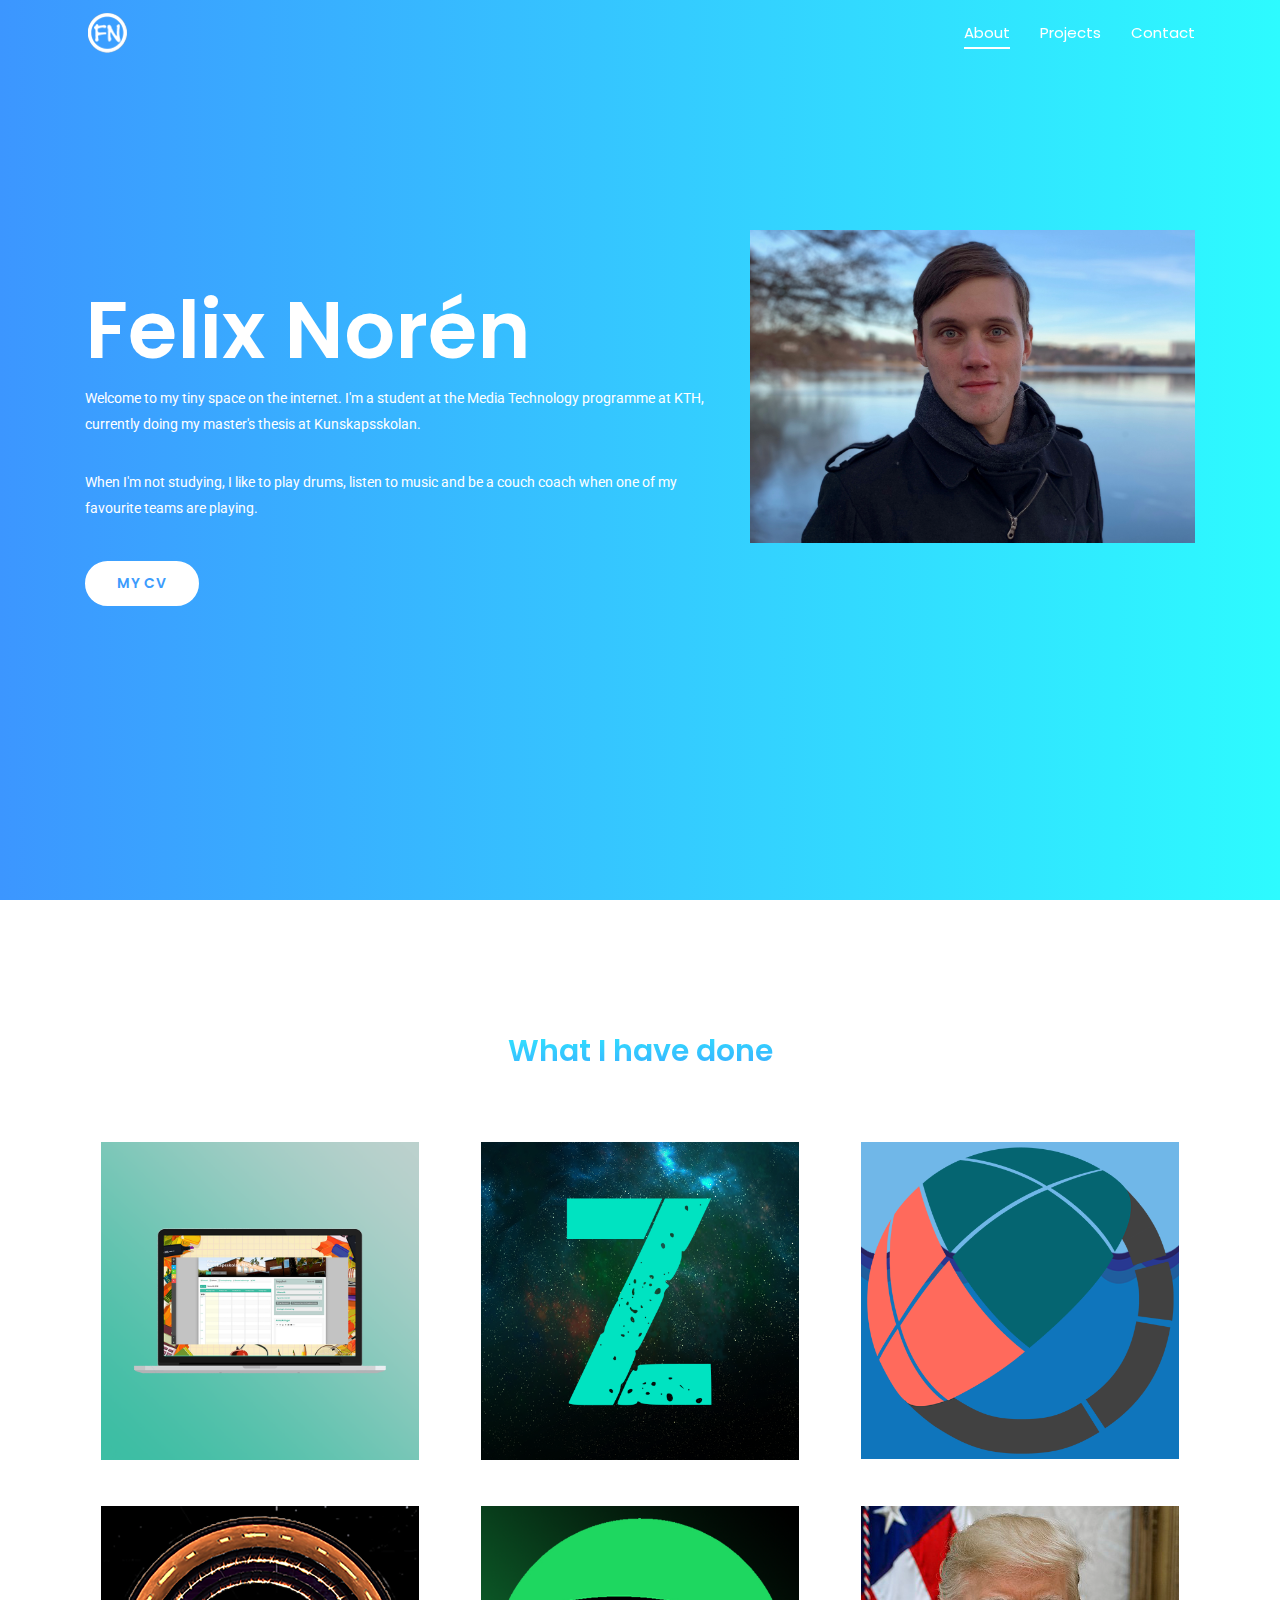
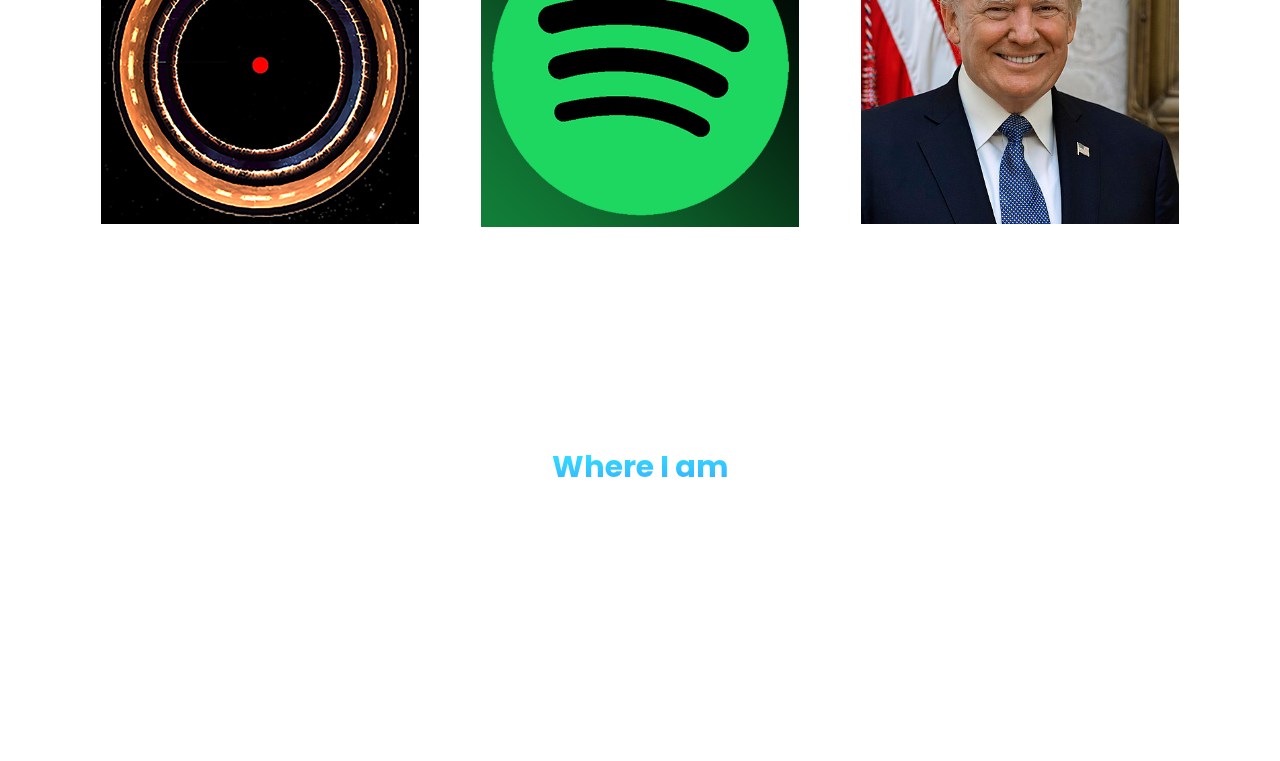
<file: index.html>
<!DOCTYPE html>
<html lang="en">
  <head>
    <!-- Required meta tags -->
    <meta charset="utf-8">
    <meta name="viewport" content="width=device-width, initial-scale=1, shrink-to-fit=no">
    <meta name="keywords" content="Bootstrap, Landing page, Template, Registration, Landing">
    <meta name="viewport" content="width=device-width, initial-scale=1, maximum-scale=1">
    <meta name="author" content="Grayrids">
    <title>Felix Norén</title>

    <!--Favicon-->
    <link rel="shortcut icon" type="image/png" href="img/favicon.png"/>

    <!-- Bootstrap CSS -->
    <link rel="stylesheet" href="css/bootstrap.min.css">
    <link rel="stylesheet" href="css/line-icons.css">
    <link rel="stylesheet" href="css/owl.carousel.css">
    <link rel="stylesheet" href="css/owl.theme.css">
    <link rel="stylesheet" href="css/animate.css">
    <link rel="stylesheet" href="css/magnific-popup.css">
    <link rel="stylesheet" href="css/nivo-lightbox.css">
    <link rel="stylesheet" href="css/main.css">    
    <link rel="stylesheet" href="css/responsive.css">

  </head>
  
  <body>

    <!-- Header Section Start -->
    <header id="home" class="hero-area">    
      <div class="overlay"></div>
      <nav class="navbar navbar-expand-md bg-inverse fixed-top scrolling-navbar">
        <div class="container">
          <a href="index.html" class="navbar-brand"><img src="img/logo2.png"></a>       
          <button class="navbar-toggler" type="button" data-toggle="collapse" data-target="#navbarCollapse" aria-controls="navbarCollapse" aria-expanded="false" aria-label="Toggle navigation">
            <i class="lni-menu"></i>
          </button>
          <div class="collapse navbar-collapse" id="navbarCollapse">
            <ul class="navbar-nav mr-auto w-100 justify-content-end">
              <li class="nav-item">
                <a class="nav-link page-scroll" href="#home">About</a>
              </li>  
              <li class="nav-item">
                <a class="nav-link page-scroll" href="#projects">Projects</a>
              </li>                            
              <li class="nav-item">
                <a class="nav-link page-scroll" href="#contact">Contact</a>
              </li>       
            </ul>
          </div>
        </div>
      </nav>  
      <div class="container">      
        <div class="row space-100">
          <div class="col-lg-7 col-md-12 col-xs-12">
            <div class="contents">
              <h2 class="head-title">Felix Norén</h2>
              <p>Welcome to my tiny space on the internet. I'm a student at the Media Technology programme at KTH, currently doing my master's thesis at Kunskapsskolan.</p>
              <p class="space">When I'm not studying, I like to play drums, listen to music and be a couch coach when one of my favourite teams are playing.</p>
              <div class="header-button">
                <a href="cv.pdf" class="btn btn-border-filled">My CV</a>
              </div>
            </div>
          </div>
          <div class="col-lg-5 col-md-12 col-xs-12">
            <div class="intro-img">
              <img src="img/portait.jpg" alt="">
            </div>            
          </div>
        </div> 
      </div>             
    </header>
    <!-- Header Section End -->

    <!-- project section Start -->
    <section id="projects" class="section">
      <div class="container">
        <div class="section-header">   
          <p class="btn btn-subtitle wow fadeInDown" data-wow-delay="0.2s">Projects</p>       
          <h2 class="section-title">What I have done</h2>
        </div>
        <div class="row">
          <div class="col-lg-4 col-md-6 col-xs-12">
            <a class="nav-link page-scroll" href="#details">
            <div class="single-project" box="smartlog">
              <div class="project-thumb">
                <img src="img/project/smartlog.png" alt="">
              </div>
              <div class="project-details">
                <h4 class="project-title">Smartlog</h4>
                <p>December 2018</p>
              </div>
            </div></a>
          </div>
          <div class="col-lg-4 col-md-6 col-xs-12">
              <a class="nav-link page-scroll" href="#details">
              <div class="single-project" box="zephyrus">
              <div class="project-thumb">
                <img src="img/project/zephyrus.png" alt="">
              </div>
              <div class="project-details">
                  <h4 class="project-title">Zephyrus</h4>
                  <p>December 2018</p>
              </div>
            </div></a>
          </div>
          <div class="col-lg-4 col-md-6 col-xs-12">
              <a class="nav-link page-scroll" href="#details">
              <div class="single-project" box="missionemission">
              <div class="project-thumb">
                <img src="img/project/missionemission.png" alt="">
              </div>
              <div class="project-details">
                <div class="project-inner">                  
                  <h4 class="project-title">Mission Emission</h4>
                  <p>March 2018</p>
                </div>
              </div>
            </div></a>
          </div>
          <div class="col-lg-4 col-md-6 col-xs-12">
              <a class="nav-link page-scroll" href="#details">
                <div class="single-project" box="univrse">
                <div class="project-thumb">
                  <img src="img/project/univrse.png" alt="">
                </div>
                <div class="project-details">
                  <div class="project-inner">
                    <h4 class="project-title">UniVRse</h4>
                    <p>January 2018</p>
                  </div>
                </div>
              </div></a>
            </div>
          <div class="col-lg-4 col-md-6 col-xs-12">
              <a class="nav-link page-scroll" href="#details">
                <div class="single-project" box="spotify">
              <div class="project-thumb">
                <img src="img/project/spotify.png" alt="">
              </div>
              <div class="project-details">
                <h4 class="project-title">Spotify Groups</h4>
                <p>October 2017</p>
              </div>
            </div></a>
          </div>
          <div class="col-lg-4 col-md-6 col-xs-12">
              <a class="nav-link page-scroll" href="#details">
              <div class="single-project" box="trump">              
              <div class="project-thumb">
                <img src="img/project/trump.jpg" alt="">
              </div>
              <div class="project-details">
                <h4 class="project-title">Trump or Dump</h4>
                <p>March 2017</p>
              </div>
            </div></a>
          </div>
        </div>
      </div>
    </section>


    <!-- project section End -->
    <section id="details">
      <div class="container">
        <div class="row">
          <div class="col-lg-12">
            <div id="smartlog" class="more-details">
              <div class="section-header">
                  <h2 class="section-title">Smartlog</h2>
                  <a href="https://felixnoren.com" class="btn btn-common" target="_blank">View the project</a>
              </div>
              <div class="row">
                  <p>Smartlog is a project made in collaboreation with Kunskapsskolan where me and my group created a recomendation system for learning stratigies. The high fidelity prototype is built in Laravel combined with React. I was a part of the frontend team and was responsible for deployment.</p>
                      
                  </div>
              </div>
              
          </div>


          <div id="zephyrus" class="more-details">
            <div class="section-header">
                <h2 class="section-title">Zephyrus</h2>
                <a href="https://fnoren17.github.io/ZephyrusWeb/" class="btn btn-common" target="_blank">View the project</a>
            </div>
            <div class="row">
                <p>Zephyrus is a first step towards a new RPG game on mobile phones. The game is about exploring the planets of the solar system and make combats with different enemies on different planets.</p>
                <p>My role in the project was to create the website and be the UX/UI desigener</p>
                    
                </div>
            </div>
        </div>

<div id="missionemission" class="more-details">
        <div class="section-header">
            <h2 class="section-title">Mission Emission</h2>
            <a href="https://fnoren17.github.io/infovis18/" class="btn btn-common" target="_blank">View the visualization</a>
            <a href="https://github.com/fnoren17/infovis18" class="btn btn-common" target="_blank">View it on Github</a>
        </div>
        <div class="embed-responsive embed-responsive-16by9">
          <iframe src="https://drive.google.com/file/d/1DxvBZmVOeMSn19DB6YYvffAmQ6iYD3Af/preview"></iframe>
        </div>        

        <div class="row">
            <p>In this project, CO<sub>2</sub> emissions that stem from nautical exports from Brazil in 2014 are visualized. The user can explore where the exports are shipped and which countries import what products from Brazil. Most importantly, the visualization displays how much carbon dioxide is emitted for each of the product categories.</p>
                
            </div>
        </div>
        
    <div id="univrse" class="more-details">
      <div class="section-header">
          <h2 class="section-title">UniVRse</h2>
          <div class="embed-responsive embed-responsive-16by9">
            <iframe class="embed-responsive-item" src="https://drive.google.com/file/d/1n_AgBUfXWZzdrXyPNmazps7hNAHGIyzT/preview" allowfullscreen></iframe>
          </div>
         <!-- <a href="https://drive.google.com/file/d/1n_AgBUfXWZzdrXyPNmazps7hNAHGIyzT/preview" class="btn btn-common" target="_blank">Watch the trailer</a>-->
      </div>
      <div class="row">
          <p>This was used in a study where we evaluated controller based steering or head movement based steering of the ship that is the best considering efficiency and effectiveness in a VR environment. Using the head to steer was better regarding these two things and it caused less motion sickness than steering with the controller.</p>
              
          </div>
      </div>
      
          
  <div id="spotify" class="more-details">
    <div class="section-header">
        <h2 class="section-title">Spotify Groups</h2>
        <div class="embed-responsive embed-responsive-16by9">
          <iframe class="embed-responsive-item" src="https://drive.google.com/file/d/0B-VclfSgEPNDX3p6VGoydHpmT3M/preview" allowfullscreen></iframe>
        </div>
        <!--<a href="https://drive.google.com/file/d/0B-VclfSgEPNDX3p6VGoydHpmT3M/view" class="btn btn-common" target="_blank">Watch the trailer</a>-->
    </div>
    <div class="row">
        <p>In this project, the goal was to make a high fidelity prototype, and not a fully functional product. We decided to add a group feature to Spotify, where you can share your music in a more private way. We also added a party function, where you can add songs to the play queue without being the one who actually plays the music. The prototype is made with JustInMind.</p>
            
        </div>
    </div>
    

<div id="trump" class="more-details">
  <div class="section-header">
      <h2 class="section-title">Trump or Dump</h2>
      <a href="https://fnoren17.github.io/trumpordump/#/start" class="btn btn-common" target="_blank">Try the game</a>
      <a href="https://github.com/fnoren17/trumpordump" class="btn btn-common" target="_blank">View it on Github</a>
  </div>
  <div class="row">

      <p>This project is coded in HTML and JavaScript. We created a Markov-chain and made a game where the player should guess if a tweet from Donald Trump is a real tweet or a creation of our Markov-chain (which takes parts multiple real tweets and mix it into one).</p>
          
      </div>
  </div>
  
</div>
          </div>
        </div>
      </div>
    </section>


    <!-- Services Section Start -->
    <section id="contact" class="section">
      <div class="container">
        <div class="section-header">   
          <p class="btn btn-subtitle wow fadeInDown" data-wow-delay="0.2s">Contact</p>       
          <h2 class="section-title">Where I am</h2>
        </div>
        <div class="row">
          <div class="col-lg-4 col-md-6 col-xs-12">
            <a href="mailto:fnoren17@gmail.com" class="black">
              <div class="services-item wow fadeInDown" data-wow-delay="0.2s">
                <div class="icon">
                  <i class="lni-envelope"></i>
                </div>
                <h4>  fnoren17@gmail.com </h4>
              </div>
            </a>
          </div>
          <div class="col-lg-4 col-md-6 col-xs-12">
            <a href="https://www.linkedin.com/in/felixnoren/" target="_blank">
              <div class="services-item wow fadeInDown" data-wow-delay="0.4s">
                <div class="icon">
                  <i class="lni-linkedin"></i>
                </div>
                <h4>/in/felixnoren</h4>
              </div>
            </a>
          </div>
          <div class="col-lg-4 col-md-6 col-xs-12">
            <a href="https://github.com/fnoren17" target="_blank">
              <div class="services-item wow fadeInDown" data-wow-delay="0.6s">
                <div class="icon">
                  <i class="lni-github"></i>
                </div>
                <h4>/fnoren17</h4>
              </div>
            </a>
          </div>
      </div>
    </section>


 
    <a href="#" class="back-to-top">
      <i class="lni-chevron-up"></i>
    </a> 

    <!-- Preloader -->
    <div id="preloader">
      <div class="loader" id="loader-1"></div>
    </div>
    <!-- End Preloader -->

    <!-- jQuery first, then Tether, then Bootstrap JS. -->
    <script src="js/jquery-min.js"></script>
    <script src="js/popper.min.js"></script>
    <script src="js/bootstrap.min.js"></script>
    <script src="js/owl.carousel.js"></script> 
    <script src="js/jquery.mixitup.js"></script>       
    <script src="js/jquery.nav.js"></script>    
    <script src="js/scrolling-nav.js"></script>    
    <script src="js/jquery.easing.min.js"></script>     
    <script src="js/wow.js"></script>   
    <script src="js/jquery.counterup.min.js"></script>     
    <script src="js/nivo-lightbox.js"></script>     
    <script src="js/jquery.magnific-popup.min.js"></script>     
    <script src="js/waypoints.min.js"></script>     
    <script src="js/form-validator.min.js"></script>
    <script src="js/contact-form-script.js"></script>   
    <script src="js/main.js"></script>
    <script src="js/showdiv.js"></script>
  </body>
</html>
</file>
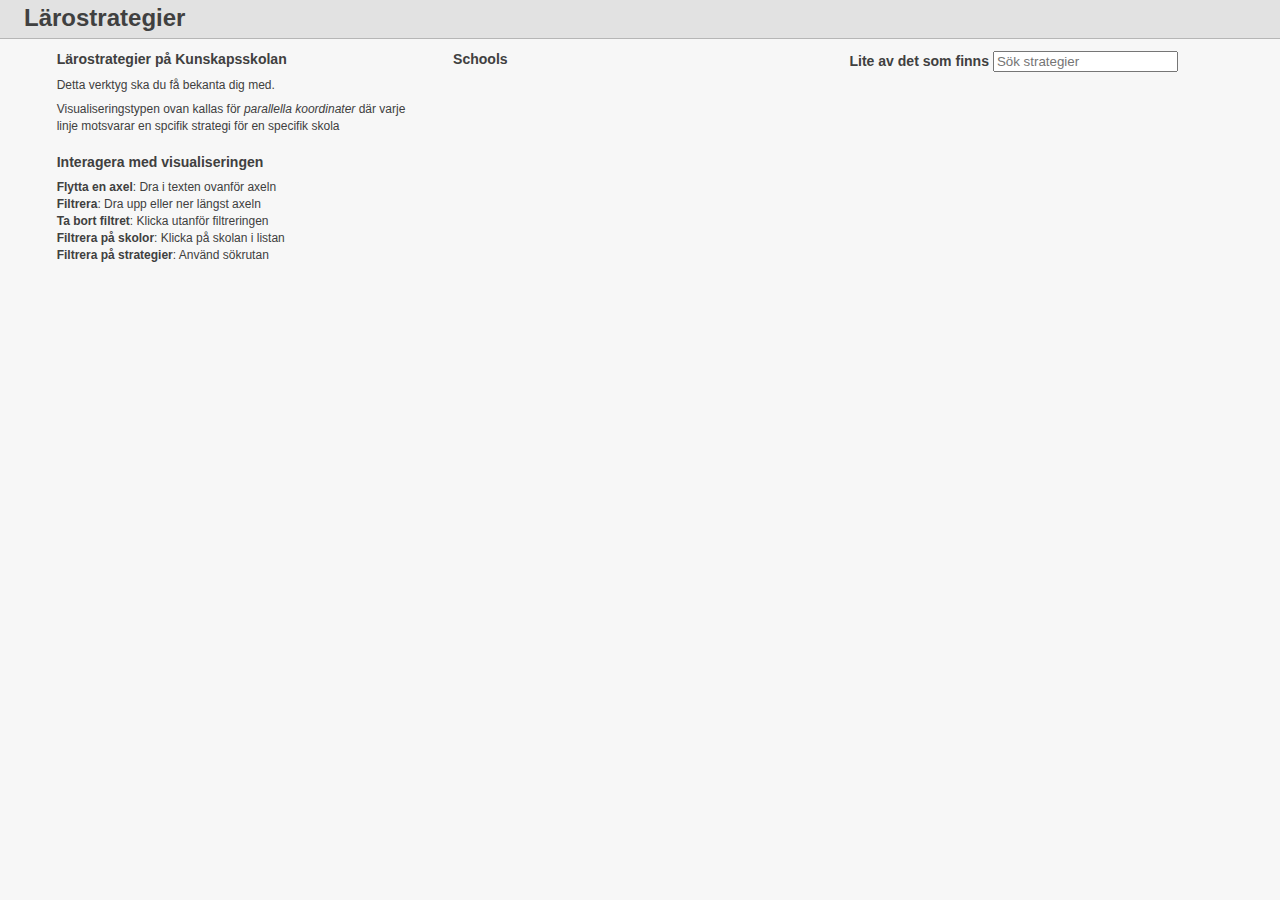
<file: exjobb/index.html>
<!DOCTYPE html>
<html>
  <head>
    <meta http-equiv="Content-Type" content="text/html;charset=utf-8"/>
    <title>Strategies Explorer</title>
    <link rel="stylesheet" type="text/css" href="style.css" />
  </head>
  <body>
  <div id="header">
    <h1>Lärostrategier</h1>
    <div class="controls">
      <!-- <strong id="rendered-count"></strong>/<strong id="selected-count"></strong><strong id="data-count"></strong> -->
      <!-- <div class="fillbar"><div id="selected-bar"><div id="rendered-bar">&nbsp;</div></div></div> -->
      <!-- <span class="settings">
        <button id="hide-ticks">Hide Ticks</button>
        <button id="show-ticks" disabled="disabled">Show Ticks</button>
        <button id="dark-theme">Dark</button>
        <button id="light-theme" disabled="disabled">Light</button>
      </span> -->
    </div>
    <div style="clear:both;"></div>
  </div>
  <div id="chart">
    <canvas id="background"></canvas>
    <canvas id="foreground"></canvas>
    <canvas id="highlight"></canvas>
    <svg></svg>
  </div>
  <div id="wrap">
    <div class="third" id="controls">
      <div class="bright">
        <h3>Lärostrategier på Kunskapsskolan</h3>
        <p>
          Detta verktyg ska du få bekanta dig med.
        </p>
        <p>
          Visualiseringstypen ovan kallas för <i>parallella koordinater</i> där varje linje motsvarar en spcifik strategi för en specifik skola
        </p>
      </div>

      <div class="little-box">
        <h3>Interagera med visualiseringen</h3>
        <p>
          <strong>Flytta en axel</strong>: Dra i texten ovanför axeln<br/>
          <strong>Filtrera</strong>: Dra upp eller ner längst axeln<br/>
          <strong>Ta bort filtret</strong>: Klicka utanför filtreringen<br/>
          <strong>Filtrera på skolor</strong>: Klicka på skolan i listan<br/>
          <strong>Filtrera på strategier</strong>: Använd sökrutan
        </p>
      </div>
      <!-- <div class="little-box">
        <h3>Credits &amp; License</h3>
          <p>
          Adapted from examples by<br/>
          <a href="http://bl.ocks.org/1341021">Mike Bostock</a> and <a href="http://bl.ocks.org/1341281">Jason Davies</a><br/>
          </p>
          <p>
            Copyright &copy; 2012, Kai Chang<br/>
            All rights reserved. Released under the <a href="http://opensource.org/licenses/bsd-3-clause">BSD License</a>.
          </p>
        </p>
      </div> -->
    </div>
    <div  class="third">
      <small>
        <!--Last rendered <strong id="render-speed"></strong> lines-->
      </small>
      <h3>Schools</h3>
      <p id="legend">
      </p>
    </div>
    <div class="third">
      <h3>Lite av det som finns <input type="text" id="search" placeholder="Sök strategier"></input></h3>
      <p id="food-list">
      </p>
    </div>
  </div>
  </body>
  <script src='https://d3js.org/d3.v2.min.js'></script>
  <script src="https://underscorejs.org/underscore.js"></script>
  <script src="parallell.js"></script>
</html>
</file>
<file: css/responsive.css>
@media (min-width: 768px) and (max-width: 1024px) {
  .section {
    padding: 60px 0 45px;
  }
  .section-header .section-title {
    font-size: 22px;
  }
  .block-title {
    font-size: 16px;
  }
  #hero-area .contents {
    padding: 90px 0 20px;
  }
  .hero-area-2 .contents h2 {
    font-size: 30px;
    line-height: 36px;
  }
  .btn-trial {
    padding: 5px 9px;
    margin-left: 18px;
    font-size: 13px;
    text-transform: capitalize;
    margin-top: 5px;
  }
  .intro-img {
    padding: 90px 0;
  }
  .contents .head-title {
    font-size: 30px !important;
    line-height: 42px;
  }
  .navbar-expand-md .navbar-nav .nav-link {
    padding: 12px 5px;
    font-size: 13px;
    margin-left: 15px;
  }
  #carousel-area .carousel-item .carousel-caption h2 {
    font-size: 22px;
  }
  #carousel-area .carousel-agency .carousel-caption h2 {
    font-size: 40px;
    line-height: 48px;
  }
  .text-wrapper h3 {
    font-size: 24px;
  }
  #download .download-wrapper {
    padding: 0;
  }
  #download .download-wrapper .download-text h4 {
    font-size: 22px;
  }
  #blog .blog-item-wrapper {
    margin-bottom: 30px;
  }
  #blog .blog-item-text h3 {
    font-size: 14px;
  }
  #download .btn {
    margin: 20px 5px;
  }
  #counter .counter-text h3 {
    font-size: 20px;
  }
  #counter .counter-box {
    padding: 15px 20px;
  }
  #counter .counter-box p {
    font-size: 16px;
  }
  #counter .counter-box p {
    font-size: 14px;
  }
  #counter .counter-box h3 {
    font-size: 40px;
  }
  .back-to-top {
    bottom: 55px;
  }
}

/* only small tablets */
@media (min-width: 768px) and (max-width: 991px) {
  .navbar-brand img {
    width: 80px;
  }
  .navbar-expand-md .navbar-nav .nav-link {
    padding: 8px 5px;
    margin-left: 5px;
  }
  .hero-area .contents {
    padding: 100px 0 20px;
  }
  .hero-area-2 .contents h2 {
    line-height: 42px;
    font-size: 26px;
  }
  .hero-area-2 .contents {
    padding-bottom: 0px;
  }
  .hero-area-2 .intro-img {
    padding: 20px 0px 0px;
  }
  .intro-img {
    padding: 0;
  }
  .btn-trial {
    padding: 4px 8px;
    margin-left: 18px;
    font-size: 12px;
    text-transform: capitalize;
    margin-top: 6px;
  }
  #features-two .img-thumb {
    margin: 30px 0;
  }
  .text-wrapper h3 {
    font-size: 18px;
  }
  .pricing-table .price {
    padding: 15px;
  }
  #download .download-wrapper .download-text h4 {
    font-size: 18px;
  }
  #download .btn {
    margin: 12px 0px 0px 0px;
    padding: 5px 15px;
    font-size: 12px;
  }
  .single-team {
    margin-bottom: 30px;
  }
  .widget {
    margin-top: 30px;
  }
  #counter .counter-box h3 {
    font-size: 40px;
  }
  .contact-info_area {
    margin-top: 15px;
  }
  #about .about-content {
    margin-top: 20px;
  }
  #carousel-screen {
    width: 100% !important;
  }
  .back-to-top {
    bottom: 55px;
  }
}

@media only screen and (max-width: 767px) {
  .section {
    padding: 60px 0 45px;
  }
  .hero-area .contents {
    padding: 100px 0 20px;
  }
  .hero-area .contents h2 {
    font-size: 22px;
    line-height: 30px;
    margin-bottom: 15px;
  }
  .hero-area-2 .contents h2 {
    font-size: 24px;
    line-height: 36px;
  }
  .hero-area-2 .contents {
    padding-bottom: 0px;
  }
  .hero-area-2 .intro-img {
    padding: 20px 0px 0px;
  }
  .hero-area .intro-img {
    padding: 60px 0 0;
  }
  .navbar {
    padding: 0;
  }
  .bg-inverse {
    background: #191c1e;
  }
  .navbar-expand-md .navbar-brand,
  .navbar-expand-md .navbar-toggler {
    margin: 6px 15px;
  }
  .navbar-expand-md .navbar-nav {
    margin-bottom: 10px;
  }
  .navbar-expand-md .navbar-nav .nav-link {
    padding: 10px 0px;
    text-align: left;
    margin-left: 20px;
    margin-right: 20px;
  }
  .btn-trial {
    display: none;
  }
  .hero-area-2 .contents {
    padding: 100px 0 10px;
  }
  .hero-area-2 .contents .btn {
    margin-top: 20px;
  }
  #carousel-area .carousel-item .carousel-caption {
    top: 30%;
  }
  #carousel-area .carousel-item .carousel-caption h2 {
    font-size: 16px;
    line-height: 32px;
  }
  #carousel-area .carousel-agency .carousel-caption h2 {
    line-height: 30px;
  }
  #carousel-area .carousel-item .carousel-caption .btn {
    margin: 8px 5px;
    padding: 7px 16px;
    text-transform: capitalize;
    font-size: 14px;
  }
  .section-header .section-title {
    font-size: 22px;
  }
  #features-two .img-thumb {
    margin: 30px 0;
  }
  .text-wrapper h3 {
    font-size: 18px;
  }
  #blog .blog-item-wrapper {
    margin-bottom: 30px;
  }
  .pricing-tables .pricing-table {
    margin-bottom: 30px;
  }
  .counters .facts-item {
    margin-bottom: 30px;
  }
  .single-team {
    margin-bottom: 30px;
  }
  .single-feature {
    margin-bottom: 30px;
  }
  .widget {
    margin-top: 30px;
  }
  .video-promo .video-promo-content h2 {
    font-size: 20px;
  }
  .controls a {
    padding: 8px 16px;
  }
  .offer-area h2 {
    font-size: 20px;
    line-height: 30px;
  }
  .contact-info_area {
    margin-top: 15px;
  }
  .pricing-table {
    margin-bottom: 30px;
  }
  .text-wrapper {
    margin-bottom: 15px;
  }
  #download {
    padding: 60px 0 30px;
  }
  #download .download-wrapper {
    padding: 50px 0;
  }
  #download .download-wrapper .download-text h4 {
    font-size: 24px;
  }
  #contact h2 {
    font-size: 18px;
  }
  #about .about-content {
    margin-top: 20px;
  }
  #carousel-screen {
    width: 100% !important;
  }
  .back-to-top {
    bottom: 55px;
  }
}

@media (min-width: 320px) and (max-width: 480px) {
  .section {
    padding: 60px 0 45px;
  }
  .section-header {
    margin-bottom: 30px;
  }
  .navbar {
    padding: 0;
  }
  .bg-inverse {
    background: #191c1e;
  }
  .navbar-expand-md .navbar-brand,
  .navbar-expand-md .navbar-toggler {
    margin: 6px 15px;
  }
  .navbar-expand-md .navbar-nav {
    margin-bottom: 10px;
  }
  .navbar-expand-md .navbar-nav .nav-link {
    padding: 10px 0px;
    text-align: left;
    margin-left: 20px;
    margin-right: 20px;
  }
  .btn-trial {
    display: none;
  }
  .section-header .section-title {
    font-size: 20px;
    line-height: 30px;
  }
  .contents .head-title {
    font-size: 20px !important;
    line-height: 30px;
  }
  .hero-area .contents {
    padding: 100px 0 20px;
  }
  .hero-area .contents .btn {
    margin-right: 5px;
    padding: 7px 20px;
    margin-top: 20px;
  }
  .hero-area-2 .contents {
    padding: 100px 0 10px;
  }
  .hero-area-2 .contents .btn {
    margin-top: 20px;
  }
  .intro-img {
    padding: 0;
  }
  #carousel-area .carousel-item .carousel-caption {
    top: 30%;
  }
  #carousel-area .carousel-item .carousel-caption h2 {
    font-size: 15px;
    line-height: 22px;
  }
  #carousel-area .carousel-item .carousel-caption .btn {
    margin: 8px 5px;
    padding: 7px 16px;
    text-transform: capitalize;
    font-size: 14px;
  }
  #carousel-area .carousel-control-next i, #carousel-area .carousel-control-prev i {
    background: transparent !important;
  }
  #carousel-area .carousel-control-next i:hover, #carousel-area .carousel-control-prev i:hover {
    background: transparent !important;
    border: none !important;
  }
  #carousel-area .carousel-control-next i, #carousel-area .carousel-control-prev i {
    color: #fff;
  }
  #carousel-area .carousel-control-prev {
    left: 0%;
  }
  #carousel-area .carousel-control-next {
    right: 0%;
  }
  #features .nav-tabs {
    margin-top: -40px;
  }
  #features .nav .nav-item .nav-link {
    font-size: 12px;
  }
  #features .nav .nav-item .nav-link i {
    font-size: 20px;
  }
  #counter .counter-text h3 {
    font-size: 18px;
  }
  #features-two .img-thumb {
    margin: 30px 0;
  }
  #about .about-content h3 {
    font-size: 22px;
  }
  .text-wrapper h3 {
    font-size: 18px;
  }
  .testimonial-item {
    padding: 10px;
  }
  .text-right {
    text-align: left !important;
  }
  .pricing-tables .pricing-table {
    margin-bottom: 30px;
  }
  .subscribe-form .sub-title h3 {
    font-size: 20px;
  }
  .subscribe-form .form-wrapper .form-control {
    padding: 20px 16px;
    font-size: 14px;
  }
  .subscribe-form .form-wrapper .btn-search {
    width: 115px;
    font-size: 11px;
  }
  #download .download-wrapper {
    padding: 30px 20px;
  }
  #download .download-wrapper h4 {
    font-size: 14px;
  }
  #blog .blog-item-wrapper {
    margin-bottom: 30px;
  }
  #blog .blog-item-text h3 a {
    font-size: 16px;
  }
  #contact .contact-block {
    padding: 30px 15px;
  }
  .single-team {
    margin-bottom: 30px;
  }
  .single-feature {
    margin-bottom: 30px;
  }
  .copyright p {
    line-height: 26px;
  }
  .widget {
    margin-top: 30px;
  }
  .video-promo .video-promo-content h2 {
    font-size: 20px;
  }
  .controls a {
    padding: 8px 16px;
    margin-bottom: 5px;
  }
  .offer-area h2 {
    font-size: 20px;
    line-height: 30px;
  }
  #contact h2 {
    font-size: 18px;
  }
  #about .about-content {
    margin-top: 20px;
  }
  .about-img {
    margin-bottom: 30px;
  }
  .footer-social li {
    margin-right: 8px;
  }
  #carousel-screen {
    width: 100% !important;
  }
  #screenshots {
    padding-bottom: 60px !important;
  }
  .back-to-top {
    bottom: 55px;
  }
}
</file>
<file: exjobb/style.css>
html, body {
    margin: 0;
    width: 100%;
    height: 100%;
    padding: 0;
  }
  body { 
    font-family: Ubuntu, Tahoma, Helvetica, sans-serif;
    font-size: 12px;
    line-height: 1.4em;
    background: #f7f7f7;
    color: #404040;
  }
  body.dark {
    background: #131313;
    color: #e3e3e3;
  }
  a {
    text-decoration: none;
  }
  .dark a {
    color: #5ae;
  }
  #wrap {
    padding: 0 3.5%;
  }
  svg {
    font-family: Ubuntu, Tahoma, Helvetica, sans-serif;
  }
  canvas, svg {
    position: absolute;
    top: 0;
    left: 0;
  }
  #chart {
    position: relative;
  }
  .brush rect.extent {
    fill: rgba(100,100,100,0.15);
    stroke: #fff;
  }
  .dark .brush rect.extent {
    fill: rgba(100,100,100,0.15);
    stroke: #ddd;
  }
  .brush:hover rect.extent {
    stroke: #222;
    stroke-dasharray: 5,5;
  }
  .brush rect.extent:hover {
    stroke-dasharray: none;
  }
  .resize rect {
    fill: none;
  }
  .background {
    fill: none;
  }
  .dark .background {
    fill: none;
  }
  .axis line, .axis path {
    fill: none;
    stroke: #777;
    stroke-width: 1;
  }
  .dark .axis line, .dark .axis path {
    stroke: #777;
  }
  .axis .tick {
    width: 200px;
  }
  .axis text {
    fill: #111;
    text-anchor: right;
    font-size: 11px;
    text-shadow: 0 1px 0 #fff, 1px 0 0 #fff, 0 -1px 0 #fff, -1px 0 0 #fff;
  }
  .axis text.label {
    font-size: 12px;
    cursor: move;
    padding-bottom: 24px;
  }
  .dark .axis text {
    fill: #f2f2f2;
    text-shadow: 0 1px 0 #000, 1px 0 0 #000, 0 -1px 0 #000, -1px 0 0 #000;
  }
  .dark .axis text.label {
    fill: #ddd;
  }
  .quarter, .third, .half {
    float: left;
  }
  .quarter {
    width: 23%;
    margin: 0 1%;
  }
  .third {
    width: 31.3%;
    margin: 0 1%;
  }
  .half {
    width: 48%;
    margin: 0 1%;
  }
  h3 {
    margin: 12px 0 9px;
  }
  h3 small {
    color: #888;
    font-weight: normal;
  }
  p {
    margin: 0.6em 0;
  }
  small {
    line-height: 1.2em;
  }
  button[disabled=disabled] {
    color: #555 !important;
    opacity: 0.4;
  }
  .settings button[disabled=disabled] {
    display: none;
  }
  .dark button[disabled=disabled] {
    opacity: 0.2;
  }
  button#keep-data,
  button#exclude-data {
    font-weight:bold
  }
  button#keep-data:hover {
    color: #080;
  }
  button#exclude-data:hover {
    color: #900;
  }
  #food-list {
    width: 100%;
    height: 460px;
    overflow-x: auto;
    overflow-y: auto;
    white-space: nowrap;
  }
  #legend {
    text-align: left;
    overflow-y: auto;
    border-left: 1px solid rgba(140,140,140,0.5);
  }
  .row {
    cursor: pointer;
  }
  .row:hover {
    font-size: 16px;
    line-height: 1.3em;
  }
  .off {
    color: #999;
  }
  .dark .off {
    color: #555;
  }
  .dark #legend {
    border-left: 1px solid #777;
  }
  .color-block, .color-bar {
    display: inline-block;
    height: 8px;
    width: 8px;
    margin: 1px 4px 1px 0px;
  }
  #rendered-bar,
  #selected-bar {
    width:0%;
    font-weight: bold;
  }
  #rendered-bar {
    background: #888;
    border-right: 1px solid #666;
  }
  #selected-bar {
    background: rgba(160,160,160,0.5);
    border-right: 1px solid #999;
  }
  .fillbar {
    height: 12px;
    line-height: 12px;
    border:1px solid rgba(120,120,120,0.5);
    width: 120px;
    display: inline-block;
  }
  .little-box {
    width: 268px;
    float: left;
  }
  #header {
    border-bottom: 1px solid rgba(100,100,100,0.35);
    background: #e2e2e2;
    padding: 6px 24px 4px;
    line-height: 24px;
  }
  .dark #header {
    background: #040404;
    color: #f3f3f3;
  }
  #header h1 {
    display: inline-block;
    margin: 0px 14px 0 0;
  }
  #header button {
    vertical-align: top;
  }
  .controls {
    float: right;
    height: 24px;
    line-height: 24px;
  }
  
  /* Scrollbars */
  
  ::-webkit-scrollbar {
    width: 10px;
    height: 10px;
  }
   
  ::-webkit-scrollbar-track {
    background: #ddd;
    border-radius: 12px;
  }
   
  ::-webkit-scrollbar-thumb {
    background: #b5b5b5;
    border-radius: 12px;
  }
  .dark ::-webkit-scrollbar-track {
    background: #222;
  }
  .dark ::-webkit-scrollbar-thumb {
    background: #444;
  }
</file>
<file: css/line-icons.css>
@font-face {
  font-family: 'LineIcons';
  src:  url('../fonts/LineIcons.eot?ibaccn');
  src:  url('../fonts/LineIcons.eot?ibaccn#iefix') format('embedded-opentype'),
    url('../fonts/LineIcons.ttf?ibaccn') format('truetype'),
    url('../fonts/LineIcons.woff?ibaccn') format('woff'),
    url('../fonts/LineIcons.svg?ibaccn#LineIcons') format('svg');
  font-weight: normal;
  font-style: normal;
}

[class^="lni-"], [class*=" lni-"] {
  /* use !important to prevent issues with browser extensions that change fonts */
  font-family: 'LineIcons' !important;
  speak: none;
  font-style: normal;
  font-weight: normal;
  font-variant: normal;
  text-transform: none;
  line-height: 1;

  /* Better Font Rendering =========== */
  -webkit-font-smoothing: antialiased;
  -moz-osx-font-smoothing: grayscale;
}

.lni-add-files:before {
  content: "\e900";
}
.lni-agenda:before {
  content: "\e901";
}
.lni-alarm-clock:before {
  content: "\e902";
}
.lni-alarm:before {
  content: "\e903";
}
.lni-amazon:before {
  content: "\e904";
}
.lni-amex:before {
  content: "\e905";
}
.lni-anchor:before {
  content: "\e906";
}
.lni-android:before {
  content: "\e907";
}
.lni-angle-double-down:before {
  content: "\e908";
}
.lni-angle-double-left:before {
  content: "\e909";
}
.lni-angle-double-right:before {
  content: "\e90a";
}
.lni-angle-double-up:before {
  content: "\e90b";
}
.lni-apartment:before {
  content: "\e90c";
}
.lni-apple:before {
  content: "\e90d";
}
.lni-archive:before {
  content: "\e90e";
}
.lni-arrow-down-circle:before {
  content: "\e90f";
}
.lni-arrow-down:before {
  content: "\e910";
}
.lni-arrow-left-circle:before {
  content: "\e911";
}
.lni-arrow-left:before {
  content: "\e912";
}
.lni-arrow-right-circle:before {
  content: "\e913";
}
.lni-arrow-right:before {
  content: "\e914";
}
.lni-arrow-top-left:before {
  content: "\e915";
}
.lni-arrow-top-right:before {
  content: "\e916";
}
.lni-arrow-up-circle:before {
  content: "\e917";
}
.lni-arrow-up:before {
  content: "\e918";
}
.lni-arrows-horizontal:before {
  content: "\e919";
}
.lni-arrows-vertical:before {
  content: "\e91a";
}
.lni-ban:before {
  content: "\e91b";
}
.lni-bar-chart:before {
  content: "\e91c";
}
.lni-basketball:before {
  content: "\e91d";
}
.lni-behance:before {
  content: "\e91e";
}
.lni-bi-cycle:before {
  content: "\e91f";
}
.lni-bitbucket:before {
  content: "\e920";
}
.lni-bitcoin:before {
  content: "\e921";
}
.lni-blackboard:before {
  content: "\e922";
}
.lni-bluetooth:before {
  content: "\e923";
}
.lni-bold:before {
  content: "\e924";
}
.lni-bolt-alt:before {
  content: "\e925";
}
.lni-bolt:before {
  content: "\e926";
}
.lni-book:before {
  content: "\e927";
}
.lni-bookmark-alt:before {
  content: "\e928";
}
.lni-bookmark:before {
  content: "\e929";
}
.lni-briefcase:before {
  content: "\e92a";
}
.lni-brush-alt:before {
  content: "\e92b";
}
.lni-brush:before {
  content: "\e92c";
}
.lni-bubble:before {
  content: "\e92d";
}
.lni-bug:before {
  content: "\e92e";
}
.lni-bulb:before {
  content: "\e92f";
}
.lni-bullhorn:before {
  content: "\e930";
}
.lni-bus:before {
  content: "\e931";
}
.lni-calendar:before {
  content: "\e932";
}
.lni-camera:before {
  content: "\e933";
}
.lni-car:before {
  content: "\e934";
}
.lni-cart-full:before {
  content: "\e935";
}
.lni-cart:before {
  content: "\e936";
}
.lni-check-box:before {
  content: "\e937";
}
.lni-check-mark-circle:before {
  content: "\e938";
}
.lni-chevron-down-circle:before {
  content: "\e939";
}
.lni-chevron-down:before {
  content: "\e93a";
}
.lni-chevron-left-circle:before {
  content: "\e93b";
}
.lni-chevron-left:before {
  content: "\e93c";
}
.lni-chevron-right-circle:before {
  content: "\e93d";
}
.lni-chevron-right:before {
  content: "\e93e";
}
.lni-chevron-up-circle:before {
  content: "\e93f";
}
.lni-chevron-up:before {
  content: "\e940";
}
.lni-chrome:before {
  content: "\e941";
}
.lni-circle-minus:before {
  content: "\e942";
}
.lni-clipboard:before {
  content: "\e943";
}
.lni-close:before {
  content: "\e944";
}
.lni-cloud-check:before {
  content: "\e945";
}
.lni-cloud-download:before {
  content: "\e946";
}
.lni-cloud-sync:before {
  content: "\e947";
}
.lni-cloud-upload:before {
  content: "\e948";
}
.lni-cloud:before {
  content: "\e949";
}
.lni-code:before {
  content: "\e94a";
}
.lni-coffee-cup:before {
  content: "\e94b";
}
.lni-cog:before {
  content: "\e94c";
}
.lni-color-pallet:before {
  content: "\e94d";
}
.lni-comment-reply-alt:before {
  content: "\e94e";
}
.lni-comments-alt:before {
  content: "\e94f";
}
.lni-comments:before {
  content: "\e950";
}
.lni-construction:before {
  content: "\e951";
}
.lni-control-panel:before {
  content: "\e952";
}
.lni-crop:before {
  content: "\e953";
}
.lni-cross-circle:before {
  content: "\e954";
}
.lni-crown:before {
  content: "\e955";
}
.lni-css3:before {
  content: "\e956";
}
.lni-cup:before {
  content: "\e957";
}
.lni-cut:before {
  content: "\e958";
}
.lni-dashboard:before {
  content: "\e959";
}
.lni-database:before {
  content: "\e95a";
}
.lni-dinner:before {
  content: "\e95b";
}
.lni-direction-alt:before {
  content: "\e95c";
}
.lni-direction-ltr:before {
  content: "\e95d";
}
.lni-direction-rtl:before {
  content: "\e95e";
}
.lni-direction:before {
  content: "\e95f";
}
.lni-display:before {
  content: "\e960";
}
.lni-download:before {
  content: "\e961";
}
.lni-drop:before {
  content: "\e962";
}
.lni-dropbox:before {
  content: "\e963";
}
.lni-drupal:before {
  content: "\e964";
}
.lni-emoji-neutral:before {
  content: "\e965";
}
.lni-emoji-sad:before {
  content: "\e966";
}
.lni-emoji-smile:before {
  content: "\e967";
}
.lni-empty-file:before {
  content: "\e968";
}
.lni-enter:before {
  content: "\e969";
}
.lni-envelope:before {
  content: "\e96a";
}
.lni-eraser:before {
  content: "\e96b";
}
.lni-exit-down:before {
  content: "\e96c";
}
.lni-exit-up:before {
  content: "\e96d";
}
.lni-exit:before {
  content: "\e96e";
}
.lni-eye:before {
  content: "\e96f";
}
.lni-facebook-filled:before {
  content: "\e970";
}
.lni-facebook:before {
  content: "\e971";
}
.lni-files:before {
  content: "\e972";
}
.lni-film-play:before {
  content: "\e973";
}
.lni-firefox:before {
  content: "\e974";
}
.lni-flag-alt:before {
  content: "\e975";
}
.lni-flag-cubic:before {
  content: "\e976";
}
.lni-flag:before {
  content: "\e977";
}
.lni-folder:before {
  content: "\e978";
}
.lni-frame-contract:before {
  content: "\e979";
}
.lni-frame-expand:before {
  content: "\e97a";
}
.lni-full-screen:before {
  content: "\e97b";
}
.lni-funnel:before {
  content: "\e97c";
}
.lni-gallery:before {
  content: "\e97d";
}
.lni-game:before {
  content: "\e97e";
}
.lni-gift:before {
  content: "\e97f";
}
.lni-git:before {
  content: "\e980";
}
.lni-github:before {
  content: "\e981";
}
.lni-google-plus:before {
  content: "\e982";
}
.lni-graduation:before {
  content: "\e983";
}
.lni-grid-alt:before {
  content: "\e984";
}
.lni-grid:before {
  content: "\e985";
}
.lni-hammer:before {
  content: "\e986";
}
.lni-hand:before {
  content: "\e987";
}
.lni-harddrive:before {
  content: "\e988";
}
.lni-headphone-alt:before {
  content: "\e989";
}
.lni-headphone:before {
  content: "\e98a";
}
.lni-heart-filled:before {
  content: "\e98b";
}
.lni-heart-pulse:before {
  content: "\e98c";
}
.lni-heart:before {
  content: "\e98d";
}
.lni-help:before {
  content: "\e98e";
}
.lni-highlight-alt:before {
  content: "\e98f";
}
.lni-highlight:before {
  content: "\e990";
}
.lni-hmage:before {
  content: "\e991";
}
.lni-hobile:before {
  content: "\e992";
}
.lni-home:before {
  content: "\e993";
}
.lni-hourglass:before {
  content: "\e994";
}
.lni-html5:before {
  content: "\e995";
}
.lni-inbox:before {
  content: "\e996";
}
.lni-indent-decrease:before {
  content: "\e997";
}
.lni-indent-increase:before {
  content: "\e998";
}
.lni-Infinite:before {
  content: "\e999";
}
.lni-information:before {
  content: "\e99a";
}
.lni-instagram-filled:before {
  content: "\e99b";
}
.lni-instagram:before {
  content: "\e99c";
}
.lni-italic:before {
  content: "\e99d";
}
.lni-joomla:before {
  content: "\e99e";
}
.lni-key:before {
  content: "\e99f";
}
.lni-keyboard:before {
  content: "\e9a0";
}
.lni-laptop-phone:before {
  content: "\e9a1";
}
.lni-laptop:before {
  content: "\e9a2";
}
.lni-layers:before {
  content: "\e9a3";
}
.lni-layout:before {
  content: "\e9a4";
}
.lni-leaf:before {
  content: "\e9a5";
}
.lni-licencse:before {
  content: "\e9a6";
}
.lni-line-dashed:before {
  content: "\e9a7";
}
.lni-line-dotted:before {
  content: "\e9a8";
}
.lni-line-double:before {
  content: "\e9a9";
}
.lni-line-spacing:before {
  content: "\e9aa";
}
.lni-link:before {
  content: "\e9ab";
}
.lni-linkedin-fill:before {
  content: "\e9ac";
}
.lni-linkedin:before {
  content: "\e9ad";
}
.lni-list:before {
  content: "\e9ae";
}
.lni-lock:before {
  content: "\e9af";
}
.lni-magnet:before {
  content: "\e9b0";
}
.lni-magnifier:before {
  content: "\e9b1";
}
.lni-map-marker:before {
  content: "\e9b2";
}
.lni-map:before {
  content: "\e9b3";
}
.lni-mastercard:before {
  content: "\e9b4";
}
.lni-medall-alt:before {
  content: "\e9b5";
}
.lni-medall:before {
  content: "\e9b6";
}
.lni-medium:before {
  content: "\e9b7";
}
.lni-menu-circle:before {
  content: "\e9b8";
}
.lni-menu:before {
  content: "\e9b9";
}
.lni-mic:before {
  content: "\e9ba";
}
.lni-microphone:before {
  content: "\e9bb";
}
.lni-minus:before {
  content: "\e9bc";
}
.lni-mobile:before {
  content: "\e9bd";
}
.lni-more-alt:before {
  content: "\e9be";
}
.lni-more:before {
  content: "\e9bf";
}
.lni-mouse:before {
  content: "\e9c0";
}
.lni-move:before {
  content: "\e9c1";
}
.lni-music:before {
  content: "\e9c2";
}
.lni-notepad:before {
  content: "\e9c3";
}
.lni-package:before {
  content: "\e9c4";
}
.lni-page-break:before {
  content: "\e9c5";
}
.lni-paint-bucket:before {
  content: "\e9c6";
}
.lni-paint-roller:before {
  content: "\e9c7";
}
.lni-paperclip:before {
  content: "\e9c8";
}
.lni-paypal:before {
  content: "\e9c9";
}
.lni-pencil-alt:before {
  content: "\e9ca";
}
.lni-pencil:before {
  content: "\e9cb";
}
.lni-phone-handset:before {
  content: "\e9cc";
}
.lni-phone:before {
  content: "\e9cd";
}
.lni-pie-chart:before {
  content: "\e9ce";
}
.lni-pilcrow:before {
  content: "\e9cf";
}
.lni-pin-alt:before {
  content: "\e9d0";
}
.lni-pin-corner:before {
  content: "\e9d1";
}
.lni-pin:before {
  content: "\e9d2";
}
.lni-pinterest:before {
  content: "\e9d3";
}
.lni-playstore:before {
  content: "\e9d4";
}
.lni-plug:before {
  content: "\e9d5";
}
.lni-plus:before {
  content: "\e9d6";
}
.lni-pointer-down:before {
  content: "\e9d7";
}
.lni-pointer-left:before {
  content: "\e9d8";
}
.lni-pointer-right:before {
  content: "\e9d9";
}
.lni-pointer-up:before {
  content: "\e9da";
}
.lni-pointer:before {
  content: "\e9db";
}
.lni-power-switch:before {
  content: "\e9dc";
}
.lni-printer:before {
  content: "\e9dd";
}
.lni-pulse:before {
  content: "\e9de";
}
.lni-question-circle:before {
  content: "\e9df";
}
.lni-quora:before {
  content: "\e9e0";
}
.lni-reddit:before {
  content: "\e9e1";
}
.lni-reload:before {
  content: "\e9e2";
}
.lni-reply:before {
  content: "\e9e3";
}
.lni-rocket:before {
  content: "\e9e4";
}
.lni-rss-feed:before {
  content: "\e9e5";
}
.lni-ruler-alt:before {
  content: "\e9e6";
}
.lni-ruler-pencil:before {
  content: "\e9e7";
}
.lni-ruler:before {
  content: "\e9e8";
}
.lni-save-alt:before {
  content: "\e9e9";
}
.lni-save:before {
  content: "\e9ea";
}
.lni-search:before {
  content: "\e9eb";
}
.lni-select:before {
  content: "\e9ec";
}
.lni-share-alt:before {
  content: "\e9ed";
}
.lni-share:before {
  content: "\e9ee";
}
.lni-shield:before {
  content: "\e9ef";
}
.lni-shift-left:before {
  content: "\e9f0";
}
.lni-shift-right:before {
  content: "\e9f1";
}
.lni-shortcode:before {
  content: "\e9f2";
}
.lni-signal:before {
  content: "\e9f3";
}
.lni-slice:before {
  content: "\e9f4";
}
.lni-sort-alpha-asc:before {
  content: "\e9f5";
}
.lni-sort-amount-asc:before {
  content: "\e9f6";
}
.lni-soundcloud:before {
  content: "\e9f7";
}
.lni-spellcheck:before {
  content: "\e9f8";
}
.lni-spotify:before {
  content: "\e9f9";
}
.lni-spray:before {
  content: "\e9fa";
}
.lni-stamp:before {
  content: "\e9fb";
}
.lni-star-empty:before {
  content: "\e9fc";
}
.lni-star-filled:before {
  content: "\e9fd";
}
.lni-star-half:before {
  content: "\e9fe";
}
.lni-star:before {
  content: "\e9ff";
}
.lni-stats-down:before {
  content: "\ea00";
}
.lni-stats-up:before {
  content: "\ea01";
}
.lni-strikethrough:before {
  content: "\ea02";
}
.lni-stripe:before {
  content: "\ea03";
}
.lni-support:before {
  content: "\ea04";
}
.lni-tab:before {
  content: "\ea05";
}
.lni-tag:before {
  content: "\ea06";
}
.lni-target:before {
  content: "\ea07";
}
.lni-teabag:before {
  content: "\ea08";
}
.lni-text-align-right:before {
  content: "\ea09";
}
.lni-text-align-center:before {
  content: "\ea0a";
}
.lni-text-align-justify:before {
  content: "\ea0b";
}
.lni-text-align-left:before {
  content: "\ea0c";
}
.lni-text-format-remove:before {
  content: "\ea0d";
}
.lni-text-format:before {
  content: "\ea0e";
}
.lni-text-size:before {
  content: "\ea0f";
}
.lni-thought:before {
  content: "\ea10";
}
.lni-thumbs-down:before {
  content: "\ea11";
}
.lni-thumbs-up:before {
  content: "\ea12";
}
.lni-ticket-alt:before {
  content: "\ea13";
}
.lni-ticket:before {
  content: "\ea14";
}
.lni-timer:before {
  content: "\ea15";
}
.lni-train:before {
  content: "\ea16";
}
.lni-trash:before {
  content: "\ea17";
}
.lni-tshirt:before {
  content: "\ea18";
}
.lni-twitter-filled:before {
  content: "\ea19";
}
.lni-twitter:before {
  content: "\ea1a";
}
.lni-underline:before {
  content: "\ea1b";
}
.lni-unlink:before {
  content: "\ea1c";
}
.lni-unlock:before {
  content: "\ea1d";
}
.lni-upload:before {
  content: "\ea1e";
}
.lni-user:before {
  content: "\ea1f";
}
.lni-users:before {
  content: "\ea20";
}
.lni-vector:before {
  content: "\ea21";
}
.lni-video:before {
  content: "\ea22";
}
.lni-visa:before {
  content: "\ea23";
}
.lni-volume-high:before {
  content: "\ea24";
}
.lni-volume-low:before {
  content: "\ea25";
}
.lni-volume-medium:before {
  content: "\ea26";
}
.lni-volume-mute:before {
  content: "\ea27";
}
.lni-wallet:before {
  content: "\ea28";
}
.lni-warning:before {
  content: "\ea29";
}
.lni-wheelchair:before {
  content: "\ea2a";
}
.lni-wordpress-filled:before {
  content: "\ea2b";
}
.lni-wordpress:before {
  content: "\ea2c";
}
.lni-world-alt:before {
  content: "\ea2d";
}
.lni-world:before {
  content: "\ea2e";
}
.lni-write:before {
  content: "\ea2f";
}
.lni-zip:before {
  content: "\ea30";
}
.lni-zoom-in:before {
  content: "\ea31";
}
.lni-zoom-out:before {
  content: "\ea32";
}
</file>
<file: css/main.css>
/*
Theme Name:       Proton - Bootstrap 4 Template
Author:           UIdeck
Author URI:       http://uideck.com
Text Domain:      UIdeck
Domain Path:      /languages/
*/
/*TABLE OF CONTENT */
/* CORE: */
/* ____Bootstrap */
/* ____Logo */
/* ____Icon */
/* ____Button */
/* ____Section */
/* ____Nav */
/* ____Header */
/* ____Footer */
/* MODULES: */
/* ____Carouse Slider */
/* ____Features */
/* ____Counter */
/* ____Screenshots */
/* ____Team */
/* ____Testimonial */
/* ____Download */
/* ____Subscribe */
/* ____Pricing-table */
/* ____Blog */
/* ____Contact*/
/* ==========================================================================
   IMPORT GOOGLE FONTS
   ========================================================================== */
   @import url("https://fonts.googleapis.com/css?family=Poppins:400,600|Roboto");
   /* ==========================================================================
      GENERAL
      ========================================================================== */
   body {
     font-family: 'Roboto', sans-serif;
     color: #a0a6ad;
     font-size: 14px;
     font-weight: 400;
     background: #fff;
     overflow-x: hidden;
   }
   
   html {
     overflow-x: hidden;
   }
   
   p {
     font-size: 14px;
     color: #a0a6ad;
     line-height: 26px;
     font-family: 'Roboto', sans-serif;
     margin-bottom: 0;
   }
   
   a:hover, a:focus {
     color: #3c9cfd;
   }
   
   a {
     color: #3c9cfd;
     -webkit-transition: all 0.3s ease-in-out;
     -moz-transition: all 0.3s ease-in-out;
     -o-transition: all 0.3s ease-in-out;
     transition: all 0.3s ease-in-out;
   }
   
   h1, h2, h3, h4, h5 {
     font-family: 'Poppins', sans-serif;
     font-size: 40px;
     font-weight: 700;
     color: #191c1e;
   }
   
   ul {
     margin: 0;
     padding: 0;
   }
   
   ul li {
     list-style: none;
   }
   
   a:hover,
   a:focus {
     text-decoration: none;
     outline: none;
   }
   
   a:not([href]):not([tabindex]) {
     color: #fff;
   }
   
   a:not([href]):not([tabindex]):focus, a:not([href]):not([tabindex]):hover {
     color: #fff;
   }
   
   .bg-transparent {
     background: transparent !important;
   }
   
   .bg-defult {
     background: #3c9cfd !important;
   }
   
   .black {
     color: #000000;
   }
   /* ==========================================================================
      Section Title
      ========================================================================== */
   .section {
     padding: 80px 0 65px;
   }
   
   .section-header {
     color: #fff;
     margin-bottom: 50px;
     text-align: center;
     position: relative;
   }
   
   .section-header .section-title {
     font-size: 30px;
     margin-bottom: 20px;
     font-family: 'Poppins', sans-serif;
     font-weight: 600;
     -webkit-background-clip: text;
     -webkit-text-fill-color: transparent;
     background-clip: text;
     -webkit-text-fill-color: transparent;
     background-color: #2dfbff;
     background-image: -webkit-linear-gradient(bottom right, #3c96ff, #2dfbff);
     background-image: -o-linear-gradient(bottom right, #3c96ff, #2dfbff);
     background-image: linear-gradient(to top left, #3c96ff, #2dfbff);
     position: relative;
   }
   
   /* ==========================================================================
      Buttons
      ========================================================================== */
   .btn {
     font-size: 14px;
     padding: 10px 30px;
     border-radius: 30px;
     font-family: 'Poppins', sans-serif;
     letter-spacing: 1px;
     font-weight: 600;
     color: #fff;
     border: none;
     text-transform: uppercase;
     -webkit-transition: all 0.3s ease-in-out;
     -moz-transition: all 0.3s ease-in-out;
     -o-transition: all 0.3s ease-in-out;
     transition: all 0.3s ease-in-out;
     display: inline-block;
   }
   
   .btn:focus,
   .btn:active {
     box-shadow: none;
     outline: none;
   }
   
   .btn-common {
     background-image: -moz-linear-gradient(0deg, #3c96ff 0%, #2dfbff 100%);
     background-image: -webkit-linear-gradient(0deg, #3c96ff 0%, #2dfbff 100%);
     background-image: -ms-linear-gradient(0deg, #3c96ff 0%, #2dfbff 100%);
     position: relative;
     z-index: 1;
   }
   
   .btn-common:hover {
     color: #fff;
     box-shadow: 0px 8px 9px 0px rgba(96, 94, 94, 0.17);
   }
   
   .btn-effect {
     overflow: hidden;
   }
   
   .btn-effect:after {
     content: '';
     position: absolute;
     width: 0;
     height: 100%;
     z-index: 1;
     left: 0;
     top: 0;
     background: rgba(0, 0, 0, 0.1);
     -webkit-transition: all 0.3s ease;
     -moz-transition: all 0.3s ease;
     transition: all 0.3s ease;
   }
   
   .btn-effect:hover:after {
     width: 100%;
   }
   
   .btn-border {
     border-style: solid;
     border-width: 2px;
     cursor: pointer;
     background-color: transparent;
     border-color: #3c9cfd;
     color: #3c9cfd;
   }
   
   .btn-border:hover {
     box-shadow: 0px 8px 9px 0px rgba(96, 94, 94, 0.17);
   }
   
   .btn-border-filled {
     cursor: pointer;
     background-color: #fff;
     border: 2px solid #fff;
     color: #3c9cfd;
   }
   
   .btn-border-filled:hover {
     color: #3c9cfd;
     background-color: #ffffff;
     box-shadow: 0px 8px 9px 0px rgba(96, 94, 94, 0.17);
   }
   
   .btn-lg {
     padding: 14px 33px;
     text-transform: uppercase;
     font-size: 16px;
   }
   
   .btn-rm {
     color: #3c9cfd;
     padding: 10px 0;
     text-transform: capitalize;
     font-size: 16px;
   }
   
   .btn-rm i {
     vertical-align: middle;
   }
   
   .btn-trial {
     background: #fff;
     color: #191c1e;
     padding: 5px 20px;
     margin-left: 30px;
   }
   
   .btn-trial:hover,
   .btn-trial:active,
   .btn-trial:focus {
     color: #3c9cfd;
   }
   
   .btn-apple {
     border-width: 2px;
     border-color: #3c96ff;
     border-style: solid;
     background: linear-gradient(to right, #3c96ff 0%, #2dfbff 100%);
     -webkit-background-clip: text;
     background-clip: text;
     -webkit-text-fill-color: transparent;
     transition: all 0.3s ease-in-out;
     -moz-transition: all 0.3s ease-in-out;
     -webkit-transition: all 0.3s ease-in-out;
     -o-transition: all 0.3s ease-in-out;
   }
   
   .btn-apple i {
     background: linear-gradient(to right, #3c96ff 0%, #2dfbff 100%);
     -webkit-background-clip: text;
     background-clip: text;
     -webkit-text-fill-color: transparent;
   }
   
   .btn-apple:hover,
   .btn-apple:active,
   .btn-apple:focus {
     background: linear-gradient(to right, #3c96ff 0%, #2dfbff 100%) !important;
     -webkit-background-clip: text !important;
     background-clip: text;
     -webkit-text-fill-color: transparent !important;
   }
   
   button:focus {
     outline: none !important;
   }
   
   .btn-border-fill {
     background: #fff;
     border-color: #fff;
     color: #3c9cfd;
   }
   
   .btn-subtitle {
     color: #191c1e;
     font-family: 'Poppins', sans-serif;
     background: #dbecff;
     text-align: center;
     border-radius: 30px;
     padding: 6px 30px;
     text-transform: uppercase;
     font-weight: 700;
     margin-bottom: 20px;
     font-size: 14px;
   }
   
   .clear {
     clear: both;
   }
   
   .mt {
     margin-top: 80px;
   }
   
   .mt-30 {
     margin-top: 30px;
   }
   
   .mb-30 {
     margin-bottom: 30px;
   }
   
   .mb-50 {
     margin-bottom: 50px;
   }
   
   .padding-0 {
     padding: 0;
   }
   
   /* ==========================================================================
      Social Iocns
      ========================================================================== */
   .social-icons {
     margin-bottom: 20px;
   }
   
   .social-icons ul {
     margin: 0;
     padding: 0;
     list-style: none;
   }
   
   .social-icons ul li {
     display: inline;
   }
   
   .social-icons ul li a {
     display: inline-block;
     margin-left: 5px;
     margin-right: 5px;
     margin-bottom: 15px;
     border-radius: 4px;
     border: 1px solid rgba(255, 254, 254, 0.07);
     line-height: 40px;
     width: 40px;
     height: 40px;
     text-align: center;
     font-size: 16px;
   }
   
   .social-icons ul li a:hover {
     color: #fff;
   }
   
   .facebook a {
     color: #4867AA;
   }
   
   .facebook a:hover {
     background: #4867AA;
   }
   
   .twitter a {
     color: #1DA1F2;
   }
   
   .twitter a:hover {
     background: #1DA1F2;
   }
   
   .google-plus a {
     color: #DD4D42;
   }
   
   .google-plus a:hover {
     background: #DD4D42;
   }
   
   .youtube a {
     color: #DF2926;
   }
   
   .youtube a:hover {
     background: #DF2926;
   }
   
   .linkedin a {
     color: #007BB6;
   }
   
   .linkedin a:hover {
     background: #007BB6;
   }
   
   .pinterest a {
     color: #BD081C;
   }
   
   .pinterest a:hover {
     background: #BD081C;
   }
   
   .dribbble a {
     color: #EA4C89;
   }
   
   .dribbble a:hover {
     background: #EA4C89;
   }
   
   .behance a {
     color: #0B7CFF;
   }
   
   .behance a:hover {
     background: #0B7CFF;
   }
   
   /* Preloader */
   #preloader {
     position: fixed;
     top: 0;
     left: 0;
     right: 0;
     bottom: 0;
     background-color: #fff;
     z-index: 9999999;
   }
   
   .loader {
     top: 50%;
     width: 50px;
     height: 50px;
     border-radius: 100%;
     position: relative;
     margin: 0 auto;
   }
   
   #loader-1:before, #loader-1:after {
     content: "";
     position: absolute;
     top: -10px;
     left: -10px;
     width: 100%;
     height: 100%;
     border-radius: 100%;
     border: 7px solid transparent;
     border-top-color: #3c9cfd;
   }
   
   #loader-1:before {
     z-index: 100;
     animation: spin 2s infinite;
   }
   
   #loader-1:after {
     border: 7px solid #fafafa;
   }
   
   @keyframes spin {
     0% {
       -webkit-transform: rotate(0deg);
       -ms-transform: rotate(0deg);
       -o-transform: rotate(0deg);
       transform: rotate(0deg);
     }
     100% {
       -webkit-transform: rotate(360deg);
       -ms-transform: rotate(360deg);
       -o-transform: rotate(360deg);
       transform: rotate(360deg);
     }
   }
   
   /* ========================================================================== 
      Scroll To Up 
      ========================================================================== */
   .back-to-top {
     display: none;
     position: fixed;
     bottom: 18px;
     right: 15px;
     width: 45px;
     height: 45px;
     line-height: 50px;
     cursor: pointer;
     text-align: center;
     border-radius: 4px;
     background-color: white;
     box-shadow: 0px 8px 9px 0px rgba(96, 94, 94, 0.17);
   }
   
   .back-to-top i {
     background: linear-gradient(to right, #3c96ff 0%, #2dfbff 100%);
     -webkit-background-clip: text;
     background-clip: text;
     font-size: 20px;
     -webkit-transition: all 0.3s ease-in-out;
     -moz-transition: all 0.3s ease-in-out;
     -o-transition: all 0.3s ease-in-out;
     transition: all 0.3s ease-in-out;
   }
   
   /* ==========================================================================
      Navbar Style
      ========================================================================== */
   .logo-menu a {
     font-size: 20px;
     color: #fff;
   }
   
   .menu-bg {
     background: -webkit-linear-gradient(left, #3c96ff 0%, #2dfbff 100%) !important;
     background: linear-gradient(to right, #3c96ff 0%, #2dfbff 100%) !important;
     box-shadow: 0 0 7px 1px rgba(0, 0, 0, 0.1);
     z-index: 9999;
     padding: 5px;
   }
   
   .menu-bg .menu-button {
     top: 0;
   }
   
   .menu-bg .menu-button:hover {
     cursor: pointer;
     color: #3c9cfd;
   }
   
   .menu-bg .logo-menu a {
     color: #3c9cfd;
   }
   
   .menu-bg .navbar-nav .nav-link {
     color: #ffffff !important;
   }
   
   .menu-bg .navbar-nav .nav-link:hover {
     color: #ffffff !important;
   }
   
   .menu-bg .navbar-nav .active {
     color: #ffffff !important;
   }
   
   .navbar-expand-md .navbar-nav .nav-link {
     color: #fff;
     font-size: 15px;
     padding: 5px 0px;
     margin-left: 30px;
     font-family: 'Poppins', sans-serif;
     position: relative;
   }
   
   .navbar-expand-md .navbar-nav .nav-link:before {
     content: '';
     position: absolute;
     bottom: 0;
     left: 0;
     width: 0;
     height: 2px;
     background: #ffffff;
     -webkit-transition: 0.3s;
     -moz-transition: 0.3s;
     transition: 0.3s;
   }
   
   .navbar-expand-md .navbar-nav .active::before,
   .navbar-expand-md .navbar-nav .nav-link:hover::before {
     width: 100%;
   }
   
   .navbar-brand {
     color: #fff;
   }
   
   .navbar-expand-md .navbar-nav .nav-link:focus,
   .navbar-expand-md .navbar-nav .nav-link:hover,
   .navbar-expand-md .navbar-nav .nav-link:hover:before {
     color: #ffffff;
   }
   
   .navbar-expand-md .navbar-nav .active > .nav-link,
   .navbar-expand-md .navbar-nav .nav-link.active,
   .navbar-expand-md .navbar-nav .nav-link.active:before,
   .navbar-expand-md .navbar-nav .nav-link.open,
   .navbar-expand-md .navbar-nav .open > .nav-link {
     color: #ffffff;
   }
   
   .navbar-expand-md .navbar-toggler {
     background: transparent;
     border: 1px solid #fff;
     border-radius: 3px;
     margin: 5px;
     cursor: pointer;
     float: right;
   }
   
   .navbar-expand-md .navbar-toggler i {
     color: #fff !important;
   }
   
   .navbar-expand-md .navbar-toggler:focus {
     outline: none;
   }
   
   /* ==========================================================================
      Hero Area
      ========================================================================== */
   .hero-area {
     background: #3c96ff;
     background-size: cover;
     color: #fff;
     overflow: hidden;
     position: relative;
     height: 100vh;
   }
   
   .hero-area .overlay {
     position: absolute;
     width: 100%;
     height: 100%;
     top: 0px;
     left: 0px;
     background-image: -moz-linear-gradient(0deg, #3c96ff 0%, #2dfbff 100%);
     background-image: -webkit-linear-gradient(0deg, #3c96ff 0%, #2dfbff 100%);
     background-image: -ms-linear-gradient(0deg, #3c96ff 0%, #2dfbff 100%);
   }
   
   .hero-area .contents {
     padding: 300px 0 140px;
   }
   
   .hero-area .contents h2 {
     color: #fff;
     font-size: 80px;
     font-weight: 600;
     line-height: 60px;
     margin-bottom: 25px;
   }
   
   .hero-area .contents p {
     color: #fff;
     font-size: 14px;
     line-height: 26px;
   }
   
   .hero-area .contents .btn {
     margin-top: 40px;
     margin-right: 20px;
     text-transform: uppercase;
   }
   
   .hero-area .contents .btn-border {
     border: 2px solid #fff;
     color: #fff;
   }
   
   .hero-area .intro-img {
     padding: 230px 0 0px;
   }
   
   .hero-area .intro-img img {
     display: block;
     height: auto;
     max-width: 100%;
   }
   
   /* ==========================================================================
    Hero Production version
    ========================================================================== */
   .hero-area-2 {
     color: #fff;
     overflow: hidden;
     position: relative;
   }
   
   .hero-area-2 .overlay {
     position: absolute;
     width: 100%;
     height: 100%;
     top: 0px;
     left: 0px;
     background-image: -moz-linear-gradient(0deg, #3c96ff 0%, #2dfbff 100%);
     background-image: -webkit-linear-gradient(0deg, #3c96ff 0%, #2dfbff 100%);
     background-image: -ms-linear-gradient(0deg, #3c96ff 0%, #2dfbff 100%);
   }
   
   .hero-area-2 .contents {
     padding: 160px 0 140px;
   }
   
   .hero-area-2 .contents h2 {
     color: #fff;
     font-size: 600px;
     line-height: 60px;
     margin-bottom: 25px;
     font-weight: 600;
   }
   
   .hero-area-2 .contents p {
     color: #fff;
     font-size: 14px;
     line-height: 26px;
   }
   
   .hero-area-2 .contents .btn {
     margin-top: 40px;
     margin-right: 20px;
     text-transform: uppercase;
   }
   
   .hero-area-2 .contents .btn-border {
     border: 2px solid #fff;
     color: #fff;
   }
   
   .hero-area-2 .intro-img {
     padding: 180px 0 0px;
   }
   
   .hero-area-2 .intro-img img {
     display: block;
     height: auto;
     max-width: 100%;
   }
   
   /* ==========================================================================
      About 
      ========================================================================== */
   #about {
     padding-bottom: 80px !important;
   }
   
   #about .about-content {
     height: 100%;
     width: 100%;
     display: table;
   }
   
   #about .about-content > div {
     vertical-align: middle;
     display: table-cell;
   }
   
   #about .about-content h3 {
     font-size: 30px;
     font-weight: 700;
   }
   
   #about .about-content h5 {
     font-size: 15px;
     color: #999;
     margin-bottom: 20px;
   }
   
   #about .about-content p {
     font-size: 15px;
     margin-bottom: 10px;
   }
   
   #about .about-content .btn {
     margin-top: 15px;
   }
   
   #carousel-screen {
     margin-top: 15px;
   }
   
   /* ==========================================================================
      Clients 
      ========================================================================== */
   #clients {
     background: #ffffff;
   }
   
   #clients .client-item-wrapper {
     text-align: center;
     margin-bottom: 15px;
     -moz-transition: all .6s ease;
     -webkit-transition: all .6s ease;
     transition: all .6s ease;
   }
   
   #clients .client-item-wrapper img {
     width: 70%;
     opacity: 0.5;
   }
   
   #clients #clients-scroller img:hover {
     opacity: 1.0;
   }
   
   #clients #clients-scroller .owl-pagination {
     display: none;
   }
   
   /* ==========================================================================
       download
      ========================================================================== */
   #download {
     background: #f6fbfd;
     padding: 80px 0 0px;
   }
   
   #download .download-wrapper {
     padding: 0px 30px;
   }
   
   #download .download-wrapper .download-text h4 {
     font-size: 36px;
   }
   
   #download .btn {
     margin: 20px 20px 0px 0px;
     text-align: left;
   }
   
   /* ==========================================================================
      Video promo Style
      ========================================================================== */
   .video-promo {
     background-image: -moz-linear-gradient(0deg, #3c96ff 0%, #2dfbff 100%);
     background-image: -webkit-linear-gradient(0deg, #3c96ff 0%, #2dfbff 100%);
     background-image: -ms-linear-gradient(0deg, #3c96ff 0%, #2dfbff 100%);
   }
   
   .video-promo .video-promo-content {
     color: #fff;
     margin-bottom: 15px;
   }
   
   .video-promo .video-promo-content .video-popup {
     width: 80px;
     height: 80px;
     background: #fff;
     line-height: 80px;
     text-align: center;
     border: 3px solid #fff;
     color: #3c9cfd;
     border-radius: 50%;
     display: inline-block;
     font-size: 26px;
   }
   
   .video-promo .video-promo-content .video-popup:hover {
     box-shadow: 0px 8px 9px 0px rgba(96, 94, 94, 0.17);
   }
   
   .video-promo .video-promo-content h2 {
     color: #fff;
     font-size: 30px;
     text-transform: uppercase;
   }
   
   .video-promo .video-promo-content p {
     color: #fff;
   }
   
   /* ==========================================================================
      Screenshot Style
      ========================================================================== */
   #screenshots {
     padding-bottom: 80px !important;
   }
   
   #screenshots .screenshot-thumb {
     margin: 15px;
     text-align: center;
   }
   
   #screenshots .screens-slider {
     position: relative;
   }
   
   #screenshots .screens-slider .item img {
     max-width: 100%;
     height: auto;
   }
   
   #screenshots .screens-slider .owl-controls .owl-buttons {
     position: relative;
     top: -155px;
     left: 0;
   }
   
   #screenshots .screens-slider .owl-controls .owl-buttons div.owl-prev {
     float: left;
     margin-left: -50px;
   }
   
   #screenshots .screens-slider .owl-controls .owl-buttons div.owl-next {
     float: right !important;
     margin-right: -50px;
   }
   
   /* ==========================================================================
      Offer area
      ========================================================================== */
   .offer-area {
     background: #f6fbfd;
   }
   
   .offer-area h2 {
     font-size: 36px;
     margin-bottom: 30px;
   }
   
   /* Services Item */
   .services-item {
     padding: 15px;
     background: #fff;
     position: relative;
     transition: all 0.3s ease-in-out;
     -moz-transition: all 0.3s ease-in-out;
     -webkit-transition: all 0.3s ease-in-out;
     -o-transition: all 0.3s ease-in-out;
   }
   
   .services-item .icon {
     margin-bottom: 20px;
   }
   
   .services-item .icon i {
     font-size: 42px;
     line-height: 60px;
     background: linear-gradient(to right, #3c96ff 0%, #2dfbff 100%);
     -webkit-background-clip: text;
     background-clip: text;
     -webkit-text-fill-color: transparent;
     transition: all 0.3s ease-in-out;
     -moz-transition: all 0.3s ease-in-out;
     -webkit-transition: all 0.3s ease-in-out;
     -o-transition: all 0.3s ease-in-out;
   }
   
   .services-item h4 {
     font-size: 18px;
     font-weight: 600;
     margin-bottom: 15px;
   }
   
   .services-item p {
     margin: 0;
   }
   
   .feature-content {
     background: #f6fbfd;
   }
   
   .single-feature {
     background: #fff;
     margin: 15px 0;
     padding: 60px 50px;
     position: relative;
     border-radius: 3px;
     box-shadow: 0px 0px 16px rgba(131, 131, 131, 0.17);
     transition: all 0.3s ease 0s;
   }
   
   .single-feature i {
     font-size: 42px;
     background: linear-gradient(to right, #3c96ff 0%, #2dfbff 100%);
     -webkit-background-clip: text;
     background-clip: text;
     -webkit-text-fill-color: transparent;
     display: inline-block;
     margin-bottom: 30px;
   }
   
   .single-feature h4 {
     font-size: 20px;
     font-weight: 400;
     margin-bottom: 15px;
     margin-top: 0;
     text-transform: capitalize;
   }
   
   .single-feature:hover {
     box-shadow: 0px 0px 16px rgba(131, 131, 131, 0.35);
   }
   
   /* ==========================================================================
    Features Section Start
    ========================================================================== */
   #features {
     background: #f6fbfd;
   }
   
   #features .feature-thumb {
     margin-top: 15px;
   }
   
   #features .nav {
     position: relative;
     display: -ms-flexbox;
     display: -webkit-flex;
     display: -moz-flex;
     display: -ms-flex;
     display: flex;
     margin: 0 auto;
     padding: 0;
     max-width: 1200px;
   }
   
   #features .nav .nav-item {
     position: relative;
     z-index: 1;
     display: block;
     margin: 0;
     text-align: center;
     -webkit-flex: 1;
     -moz-flex: 1;
     -ms-flex: 1;
     flex: 1;
   }
   
   #features .nav .nav-item .nav-link {
     font-size: 20px;
     color: #a0a6ad;
     padding: 30px 0;
     line-height: 1;
     -webkit-transition: color 0.2s;
     -moz-transition: color 0.2s;
     transition: color 0.2s;
     border: none;
     background: transparent;
   }
   
   #features .nav .nav-item .nav-link i {
     font-size: 40px;
     margin-bottom: 5px;
     display: block;
     -webkit-transition: color 0.2s;
     -moz-transition: color 0.2s;
     transition: color 0.2s;
   }
   
   #features .nav-tabs {
     background: #f6fbfd;
     margin-top: -100px;
   }
   
   #features .nav-tabs .nav-item.show .nav-link,
   #features .nav-tabs .nav-link.active {
     border-bottom: 1px solid #3c9cfd;
     color: #191c1e;
   }
   
   #features .nav-tabs .nav-item.show .nav-link i,
   #features .nav-tabs .nav-link.active i {
     background: -webkit-linear-gradient(left, #3c96ff 0%, #2dfbff 100%);
     background: -o-linear-gradient(left, #3c96ff 0%, #2dfbff 100%);
     background: linear-gradient(to right, #3c96ff 0%, #2dfbff 100%);
     -webkit-background-clip: text;
     background-clip: text;
     -webkit-text-fill-color: transparent;
   }
   
   #features .tab-content {
     margin-top: 15px;
     text-align: center;
   }
   
   #features .tab-content .tab-pane {
     padding: 20px 15px;
     font-size: 14px;
     line-height: 26px;
   }
   
   .text-wrapper {
     height: 100%;
     width: 100%;
     display: table;
   }
   
   .text-wrapper > div {
     vertical-align: middle;
     display: table-cell;
   }
   
   .text-wrapper h3 {
     font-size: 30px;
     font-weight: 700;
     margin-bottom: 20px;
   }
   
   .text-wrapper .btn-rm {
     margin-top: 15px;
   }
   
   /* ==========================================================================
     features-two
      ========================================================================== */
   #features-two .img-thumb {
     margin-bottom: 15px;
   }
   
   /* ==========================================================================
       App Features Section Style
      ========================================================================== */
   #app-features {
     background: #f6fbfd;
   }
   
   #app-features .content-left {
     position: relative;
   }
   
   #app-features .content-left span {
     float: right;
     margin-left: 25px;
   }
   
   #app-features .content-right {
     position: relative;
   }
   
   #app-features .content-right span {
     float: left;
     margin-right: 25px;
   }
   
   #app-features .box-item {
     margin: 30px 0;
   }
   
   #app-features .box-item .icon {
     text-align: center;
     margin: 0 15px;
     display: inline-block;
     width: 60px;
     height: 60px;
     border-radius: 50px;
     text-align: center;
     position: relative;
     background-image: -moz-linear-gradient(0deg, #3c96ff 0%, #2dfbff 100%);
     background-image: -webkit-linear-gradient(0deg, #3c96ff 0%, #2dfbff 100%);
     background-image: -ms-linear-gradient(0deg, #3c96ff 0%, #2dfbff 100%);
     z-index: 1;
     -webkit-transition: all 0.2s linear;
     -moz-transition: all 0.2s linear;
     -o-transition: all 0.2s linear;
     transition: all 0.2s linear;
   }
   
   #app-features .box-item .icon i {
     color: #fff;
     font-size: 24px;
     line-height: 60px;
     -webkit-transition: all 0.2s linear;
     -moz-transition: all 0.2s linear;
     -o-transition: all 0.2s linear;
     transition: all 0.2s linear;
   }
   
   #app-features .box-item .text h4 {
     font-weight: 700;
     font-size: 22px;
     margin-bottom: 15px;
     line-height: 22px;
   }
   
   #app-features .box-item .text p {
     font-size: 14px;
     line-height: 26px;
   }
   
   #app-features .content-left .text {
     margin-right: 90px;
   }
   
   #app-features .content-right .text {
     margin-left: 90px;
   }
   
   #app-features .show-box {
     text-align: center;
     margin: 15px 0;
   }
   
   #app-features .show-box img {
     width: 100%;
   }
   
   /* ==========================================================================
    Screens Section Start
    ========================================================================== */
   .screens-shot {
     background: #f6fbfd;
   }
   
   #screens .owl-controls .owl-buttons {
     position: relative;
     top: -215px;
     left: 0;
   }
   
   #screens .owl-controls .owl-buttons div.owl-prev {
     float: left;
     margin-left: -60px;
   }
   
   #screens .owl-controls .owl-buttons div.owl-next {
     float: right !important;
     margin-right: -60px;
   }
   
   .owl-theme .owl-controls .owl-buttons div {
     width: 40px;
     height: 40px;
     display: block !important;
     background-image: -moz-linear-gradient(0deg, #3c96ff 0%, #2dfbff 100%) !important;
     background-image: -webkit-linear-gradient(0deg, #3c96ff 0%, #2dfbff 100%) !important;
     background-image: -ms-linear-gradient(0deg, #3c96ff 0%, #2dfbff 100%) !important;
     text-align: center;
     display: inline-block;
     opacity: 1 !important;
     transition: all 0.4s ease-in-out;
     -moz-transition: all 0.4s ease-in-out;
     -webkit-transition: all 0.4s ease-in-out;
     -o-transition: all 0.4s ease-in-out;
   }
   
   .owl-theme .owl-controls .owl-buttons div:hover {
     box-shadow: 0 5px 11px 0 rgba(0, 0, 0, 0.18), 0 4px 15px 0 rgba(0, 0, 0, 0.15);
     opacity: 0.8 !important;
   }
   
   .owl-theme .owl-controls .owl-buttons div i {
     color: #ffffff;
     font-size: 20px;
     line-height: 35px;
   }
   
   .single-project {
    position: relative;
    margin: 15px 0;
    border-radius: 4px;
    -webkit-transition: 300ms ease-in-out;
    transition: 300ms ease-in-out;
    border-radius: 0px;
    overflow: hidden;
  }
  
  .project-details{
    width: 100%;
    height:150px;
    background-color: rgba(83,83,83,1);
    position: absolute;
    left:0px;
    bottom:0px;
    transition: .5s;
    transform: translateY(150px);
    /* transform: translateY(0px); */
    box-sizing: border-box;
    padding: 25px 20px 20px 20px;
  }
  
  .project-thumb {
    width:100%;
    height:100%;
    position: absolute;
    left:0px;
    top:0px;
    background-size: cover;
    background-position: center;
    transition: .5s;
  }
  
  .single-project .project-thumb {
    position: relative;
  }
  
  .single-project:hover .project-thumb {
    transform: translateY(-150px)!important;
    /* opacity:.1!important; */
  }
  
  .single-project:hover .project-details{
    -webkit-transform: translateY(-100px);
    transform: translateY(-100px);
    box-shadow: 0px 0px 16px rgba(131, 131, 131, 0.35);
  }
  
  .single-project:hover .project-details {
    transform: translateY(0px);
    background-color: rgb(83, 83, 83);
    /* opacity:.1!important; */
  }
  
  .single-project img {
    width: 100%;
  }
  
  .single-project .project-inner {
    -webkit-transition: 0.5s;
    transition: 0.5s;
  }
  
  
  .single-project .project-details {
    padding: 20px;
    width: 100%;
    text-align: left;
    -webkit-transition: 0.5s;
    -moz-transition: 0.5s;
    transition: 0.5s;
  }
  
  .single-project .project-details .project-title {
    margin-bottom: 5px;
    font-size: 25px;
    color: #ffffff;
  }
  
  .project-date {
    font-size: 18px;
    color: #ffffff;
  }
  .single-project .project-details p {
    font-size: 14px;
    margin-bottom: 0px;
  }
   
   #testimonial {
     background: #f6fbfd;
     padding-bottom: 80px !important;
   }
   
   .testimonial-item {
     padding: 30px;
     margin: 15px;
     background: #fff;
     text-align: center;
     border-radius: 4px;
     box-shadow: 0px 0px 16px #ececec;
   }
   
   .testimonial-item .author {
     display: inline-block;
     margin-bottom: 20px;
   }
   
   .testimonial-item .author .img-thumb {
     float: left;
     overflow: hidden;
     position: relative;
   }
   
   .testimonial-item .author .img-thumb img {
     border-radius: 50%;
     width: 75%;
   }
   
   .testimonial-item .content-inner {
     overflow: hidden;
   }
   
   .testimonial-item .content-inner .description {
     width: 100%;
     margin-bottom: 10px;
   }
   
   .testimonial-item .content-inner span {
     color: #a0a6ad;
   }
   
   .testimonial-item .content-inner .author-info {
     padding: 3px 0;
   }
   
   .testimonial-item .content-inner .author-info h2 {
     font-size: 18px;
     font-weight: 500;
     line-height: 30px;
     margin-bottom: 0;
   }
   
   .testimonial-item .content-inner .author-info h2 a {
     color: #484848;
   }
   
   .testimonial-item .content-inner .author-info h2 a:hover {
     color: #3c9cfd;
   }
   
   .owl-pagination {
     position: absolute;
     width: 100%;
     left: 0;
     bottom: -20px;
   }
   
   .owl-theme .owl-controls .owl-page {
     display: inline-block;
     zoom: 1;
   }
   
   .owl-theme .owl-controls .owl-page span {
     display: block;
     width: 12px;
     height: 12px;
     margin: 2px 4px;
     filter: alpha(opacity=50);
     opacity: 1;
     border-radius: 30px;
     background: #fff;
     border: 2px solid #fff;
     box-shadow: 0px 0px 2px rgba(0, 0, 0, 0.2);
     transition: all 0.4s ease-in-out;
     -moz-transition: all 0.4s ease-in-out;
     -webkit-transition: all 0.4s ease-in-out;
     -o-transition: all 0.4s ease-in-out;
   }
   
   .owl-theme .owl-controls .owl-page.active span, .owl-theme .owl-controls.clickable .owl-page:hover span {
     background: #3c9cfd;
   }
   
   /* ==========================================================================
     Pricing Table
     ========================================================================== */
   .pricing-table {
     padding: 30px;
     margin: 15px 0;
     text-align: center;
     border-radius: 5px;
     -webkit-transition: background-image 0.3s ease-out;
     -moz-transition: background-image 0.3s  ease-out;
     -o-transition: background-image 0.3s  ease-out;
     transition: background-image 0.3s  ease-out;
     box-shadow: 0px 0px 43px 0px rgba(131, 131, 131, 0.23);
   }
   
   .pricing-table .icon {
     margin-bottom: 10px;
   }
   
   .pricing-table .icon i {
     font-size: 42px;
   }
   
   .pricing-table .price {
     color: #263238;
     font-size: 36px;
     padding: 20px;
     font-weight: 500;
   }
   
   .pricing-table .price span {
     font-size: 12px;
     line-height: 15px;
     font-weight: 400;
     color: #A2A2A2;
   }
   
   .pricing-table .pricing-details h2 {
     font-size: 22px;
     color: #191c1e;
     font-weight: 700;
     padding: 15px 0;
     margin-bottom: 0;
   }
   
   .pricing-table .pricing-details ul li {
     padding: 7px;
     font-size: 14px;
   }
   
   .pricing-table:hover,
   .pricing-active {
     color: #fff;
     -webkit-transition: background-image 0.3s ease-out;
     -moz-transition: background-image 0.3s  ease-out;
     -o-transition: background-image 0.3s  ease-out;
     transition: background-image 0.3s  ease-out;
     background-image: -moz-linear-gradient(0deg, #3c96ff 0%, #2dfbff 100%);
     background-image: -webkit-linear-gradient(0deg, #3c96ff 0%, #2dfbff 100%);
     background-image: -ms-linear-gradient(0deg, #3c96ff 0%, #2dfbff 100%);
     box-shadow: 0px 0px 43px 0px rgba(131, 131, 131, 0.38);
   }
   
   .pricing-table:hover .pricing-details h2,
   .pricing-active .pricing-details h2 {
     color: #fff;
   }
   
   .pricing-table:hover .price,
   .pricing-active .price {
     color: #fff;
   }
   
   .pricing-table:hover .price span,
   .pricing-active .price span {
     color: #fff;
   }
   
   .pricing-table:hover .btn-border,
   .pricing-active .btn-border {
     background: #fff;
     border-color: #fff;
     color: #3c9cfd;
   }
   
   /* ==========================================================================
      Portfolio Section
      ========================================================================== */
   #portfolios {
     background: #f6fbfd;
   }
   
   #portfolios .mix {
     padding: 0px;
   }
   
   #portfolios .portfolio-item {
     padding: 15px;
   }
   
   #portfolio .mix {
     display: none;
   }
   
   .controls {
     text-align: center;
     padding: 0px 0px 20px;
   }
   
   .controls a {
     background: #fff;
     border-radius: 30px;
     color: #191c1e !important;
     cursor: pointer;
     display: inline-block;
     font-size: 14px;
     font-weight: 700;
     margin: 15 7px 0px;
     padding: 15px 30px;
     text-transform: uppercase;
     transition: all 0.3s ease 0s;
     letter-spacing: 1px;
   }
   
   .controls a:hover,
   .controls .active {
     background-image: -moz-linear-gradient(0deg, #3c96ff 0%, #2dfbff 100%);
     background-image: -webkit-linear-gradient(0deg, #3c96ff 0%, #2dfbff 100%);
     background-image: -ms-linear-gradient(0deg, #3c96ff 0%, #2dfbff 100%);
     color: #fff !important;
   }
   
   .shot-item {
     width: 100%;
     height: 100%;
     overflow: hidden;
     position: relative;
   }
   
   .shot-item img {
     width: 100%;
     height: 100%;
     -webkit-transition-duration: 4000ms;
     -o-transition-duration: 4000ms;
     transition-duration: 4000ms;
   }
   
   .shot-item .single-content {
     background-color: rgba(22, 26, 39, 0.7);
     opacity: 0.90;
     height: 100%;
     left: 0;
     opacity: 0;
     position: absolute;
     top: 0;
     -webkit-transition-duration: 500ms;
     -o-transition-duration: 500ms;
     transition-duration: 500ms;
     width: 100%;
   }
   
   .shot-item .single-content .fancy-table {
     display: table;
     height: 100%;
     left: 0;
     position: relative;
     top: 0;
     width: 100%;
     z-index: 2;
   }
   
   .shot-item .single-content .fancy-table .table-cell {
     display: table-cell;
     vertical-align: middle;
     text-align: center;
   }
   
   .shot-item .single-content .zoom-icon {
     margin: 0 auto;
   }
   
   .shot-item .single-content .zoom-icon a {
     color: #3c9cfd;
     background: #fff;
     width: 48px;
     display: inline-block;
     line-height: 50px;
     border-radius: 50%;
     font-size: 22px;
     height: 48px;
   }
   
   .shot-item .single-content h5 {
     color: #fff;
     font-size: 22px;
     font-weight: 500;
     margin-bottom: 5px;
     margin-top: 20px;
   }
   
   .shot-item .single-content p {
     color: #fff;
     margin: 0 0 10px;
   }
   
   .shot-item:hover img {
     -webkit-transform: scale(1.1);
     -ms-transform: scale(1.1);
     transform: scale(1.1);
   }
   
   .shot-item:hover .single-content {
     opacity: 0.7;
   }
   
   /* ==========================================================================
     Slider
      ========================================================================== */
   #carousel-area {
     overflow: hidden;
     position: relative;
   }
   
   #carousel-area .overlay {
     position: absolute;
     width: 100%;
     height: 100%;
     top: 0px;
     left: 0px;
     background-image: -moz-linear-gradient(0deg, #3c96ff 0%, #2dfbff 100%);
     background-image: -webkit-linear-gradient(0deg, #3c96ff 0%, #2dfbff 100%);
     background-image: -ms-linear-gradient(0deg, #3c96ff 0%, #2dfbff 100%);
     opacity: 0.6;
   }
   
   #carousel-area .carousel-item .carousel-caption {
     top: 32%;
     right: 12%;
     left: 12%;
     text-shadow: none;
     padding-top: 0;
     padding-bottom: 0;
   }
   
   #carousel-area .carousel-item .carousel-caption h2 {
     font-size: 42px;
     font-weight: 600;
     line-height: 50px;
     margin-bottom: 25px;
     color: #fff;
   }
   
   #carousel-area .carousel-item .carousel-caption p {
     color: #ffffff;
     font-size: 14px;
     margin-bottom: 30px;
   }
   
   #carousel-area .carousel-item .carousel-caption .btn {
     margin: 0px 10px 0px 0px;
   }
   
   #carousel-area .carousel-item .carousel-caption .btn-border {
     border-color: #fff;
     color: #fff;
   }
   
   #carousel-area .carousel-control {
     display: none;
     -webkit-transition: all 0.3s ease-in-out;
     -moz-transition: all 0.3s ease-in-out;
     -o-transition: all 0.3s ease-in-out;
     transition: all 0.3s ease-in-out;
   }
   
   #carousel-area:hover .carousel-control {
     display: block;
     -webkit-transition: all 0.3s ease-in-out;
     -moz-transition: all 0.3s ease-in-out;
     -o-transition: all 0.3s ease-in-out;
     transition: all 0.3s ease-in-out;
     -webkit-animation-duration: 1s;
     animation-duration: 1s;
     -webkit-animation-fill-mode: both;
     animation-fill-mode: both;
     -webkit-animation-name: fadeIn;
     animation-name: fadeIn;
   }
   
   #carousel-area .carousel-control-next, #carousel-area .carousel-control-prev {
     opacity: 1;
   }
   
   #carousel-area .carousel-control-next i, #carousel-area .carousel-control-prev i {
     width: 48px;
     line-height: 48px;
     height: 48px;
     color: #3c9cfd;
     font-size: 24px;
     display: inline-block;
     background: #fff;
     border-radius: 30px;
     -webkit-transition: all 0.2s linear;
     -moz-transition: all 0.2s linear;
     -o-transition: all 0.2s linear;
     transition: all 0.2s linear;
   }
   
   #carousel-area .carousel-agency .carousel-caption h2 {
     font-size: 42px;
     font-weight: 600;
     line-height: 60px;
     margin-bottom: 25px;
     color: #fff;
   }
   
   #carousel-area .carousel-agency .carousel-caption p {
     color: #ffffff;
     font-size: 14px;
     margin-bottom: 30px;
   }
   
   #carousel-area .carousel-agency .carousel-caption .btn {
     margin: 0px 10px 0px 0px;
   }
   
   #carousel-area .carousel-agency .carousel-caption .btn-border {
     border-color: #fff;
     color: #fff;
   }
   
   #carousel-area .carousel-control-prev {
     left: 5%;
   }
   
   #carousel-area .carousel-control-next {
     right: 5%;
   }
   
   #carousel-area .carousel-indicators li:hover,
   #carousel-area .carousel-indicators li.active {
     opacity: 1;
   }
   
   .carousel-control-prev,
   .carousel-control-next {
     z-index: 10;
     width: 35px;
     height: 55px;
     top: 50%;
     padding: 10px 5px;
     box-shadow: none;
     background-image: none;
     margin-top: -35px;
     text-shadow: none;
   }
   
   #carousel-area .carousel-indicators {
     bottom: 35px;
   }
   
   #carousel-area .carousel-indicators li {
     width: 12px;
     height: 12px;
     border-radius: 50px;
   }
   
   .contents p {
     font-size: 16px;
     font-weight: 400;
     line-height: 50px;
   }
   
   .contents .header-button .btn i {
     margin-left: 10px;
   }
   
   .left, .right {
     cursor: pointer;
     font-size: 30px;
     color: #3c9cfd;
   }
   
   /* ==========================================================================
      Blog 
      ========================================================================== */
   #blog .blog-item-wrapper {
     background: #fff;
     border-radius: 5px;
     margin: 15px 0;
     box-shadow: 0px 0px 17px #dddddd;
     -webkit-transition: transform 0.2s linear, -webkit-box-shadow 0.2s linear;
     -moz-transition: transform 0.2s linear, -moz-box-shadow 0.2s linear;
     transition: transform 0.2s linear, box-shadow 0.2s linear;
   }
   
   #blog .blog-item-wrapper:hover {
     -webkit-transform: translateY(-5px);
     transform: translateY(-5px);
   }
   
   #blog .blog-item-wrapper:hover .blog-item-img:before {
     opacity: 1;
   }
   
   #blog .blog-item-img {
     position: relative;
   }
   
   #blog .blog-item-img img {
     width: 100%;
     border-top-left-radius: 4px;
     border-top-right-radius: 4px;
   }
   
   #blog .blog-item-img .author-img {
     position: absolute;
     bottom: -30px;
     right: 30px;
   }
   
   #blog .blog-item-text {
     padding: 60px 20px 30px;
   }
   
   #blog .blog-item-text h3 {
     line-height: 26px;
     font-size: 20px;
     font-weight: 500;
     margin-bottom: 15px;
   }
   
   #blog .blog-item-text h3 a {
     color: #191c1e;
   }
   
   #blog .blog-item-text h3 a:hover {
     color: #3c9cfd;
   }
   
   #blog .author .name a {
     color: #a0a6ad;
     font-size: 14px;
     font-weight: 400;
   }
   
   #blog .author .name a:hover {
     color: #3c9cfd;
   }
   
   #blog .author .date {
     font-size: 14px;
   }
   
   /* ==========================================================================
      Contact Us
     ========================================================================== */
   .form-control {
     width: 100%;
     margin-bottom: 30px;
     padding: 15px 30px;
     font-size: 14px;
     border-radius: 30px;
     text-align: center;
     border: 1px solid #ececec;
     box-shadow: 6px 0px 43px rgba(131, 131, 131, 0.13);
     -webkit-transition: all 0.3s;
     -moz-transition: all 0.3s;
     transition: all 0.3s;
   }
   
   .form-control:focus {
     border: 1px solid #3c9cfd;
     outline: none;
     box-shadow: none;
   }
   
   .btn.disabled, .btn:disabled {
     opacity: 1;
   }
   
   textarea {
     border-radius: 10px !important;
     text-align: left !important;
   }
   
   .contact-info {
     margin-bottom: 15px;
   }
   
   .contact-info i {
     font-size: 20px;
     color: #3c9cfd;
   }
   
   .contact-info h5 {
     margin-top: 5px;
     font-size: 18px;
     font-weight: 500;
   }
   
   .contact-info p {
     font-size: 14px;
     margin-bottom: 0;
   }
   
   #contact {
     background: #ffffff;
     padding-bottom: 80px;
     position: relative;
     text-align: center;
   }
   
   #contact h2 {
     font-size: 30px;
     font-weight: 700;
     margin-bottom: 30px;
   }
   
   #contact .contact-block {
     background: #ffffff;
     overflow: hidden;
     padding: 30px;
     border-radius: 5px;
     box-shadow: 0px 0px 43px 0px rgba(131, 131, 131, 0.23);
   }
   
   .offset-top {
     margin-top: -100px;
   }
   
   /* Contact Map */
   #google-map-area {
     position: relative;
   }
   
   #google-map-area .container-fluid {
     padding-left: 0;
     padding-right: 0;
   }
   
   #msgSubmit {
     margin-bottom: 0;
   }
   
   /* ==========================================================================
     Subscribe Style
     ========================================================================== */
   #subscribe {
     background-image: -moz-linear-gradient(0deg, #3c96ff 0%, #2dfbff 100%);
     background-image: -webkit-linear-gradient(0deg, #3c96ff 0%, #2dfbff 100%);
     background-image: -ms-linear-gradient(0deg, #3c96ff 0%, #2dfbff 100%);
     position: relative;
   }
   
   .subscribe-form {
     margin-bottom: 15px;
   }
   
   .subscribe-form .sub-title {
     margin-bottom: 30px;
   }
   
   .subscribe-form .sub-title h3 {
     color: #fff;
     font-size: 30px;
     margin-bottom: 20px;
     position: relative;
     font-weight: 600;
   }
   
   .subscribe-form .sub-title p {
     font-size: 14px;
     color: #fff;
   }
   
   .subscribe-form .form-wrapper .form-group {
     margin-bottom: 0px;
   }
   
   .subscribe-form .form-wrapper .form-control {
     display: block;
     width: 100%;
     text-align: left;
     font-size: 20px;
     box-shadow: none;
     margin-bottom: 0;
     color: #fff;
     font-weight: 500;
     background: transparent;
     border: 2px solid #fff;
     border-radius: 50px;
     background-image: none;
     background-clip: padding-box;
   }
   
   .subscribe-form .form-wrapper .form-control:focus {
     color: #ffffff;
     border-color: #fff;
     box-shadow: none;
     outline: 0;
   }
   
   .subscribe-form .form-wrapper .btn-search {
     top: 6px;
     right: 22px;
     z-index: 2;
     width: 156px;
     font-weight: 600;
     background: #fff;
     color: #3c96ff;
     height: 52px;
     text-align: center;
     position: absolute;
     padding: 0px;
   }
   
   .subscribe-form .form-wrapper input::placeholder {
     color: #fff;
     font-weight: 500;
   }
   
   .subscribe-form .form-submit .btn {
     width: 100%;
     padding: 13px 30px;
   }
   
   #subscribe .sub-item-box {
     padding: 30px;
     margin-bottom: 30px;
     border-radius: 4px;
     background: #fff;
   }
   
   #subscribe .sub-item-box .icon-box {
     float: left;
   }
   
   #subscribe .sub-item-box .icon-box i {
     font-size: 30px;
     color: #3c9cfd;
   }
   
   #subscribe .sub-item-box .text-box {
     margin-left: 60px;
   }
   
   #subscribe .sub-item-box .text-box h4 {
     font-size: 16px;
     font-weight: 500;
   }
   
   #subscribe .sub-item-box .text-box p {
     margin-bottom: 0;
   }
   
   #subscribe .sub-item-box:last-child {
     margin-bottom: 0;
   }
   
   .contact-social li {
     display: inline-block;
     margin-right: 12px;
     line-height: 40px;
   }
   
   .contact-social li a {
     color: #191c1e;
     font-size: 15px;
     line-height: 32px;
     text-align: center;
     display: inline-block;
     -webkit-transition: all .4s ease-in-out;
     -moz-transition: all .4s ease-in-out;
     transition: all .4s ease-in-out;
   }
   
   .contact-social li .facebook:hover {
     color: #3b5998;
   }
   
   .contact-social li .twitter:hover {
     color: #55acee;
   }
   
   .contact-social li .linkedin:hover {
     color: #007bb5;
   }
   
   .contact-social li .google-plus:hover {
     color: #dd4b39;
   }
   
   /* ==========================================================================
      Footer Style
      ========================================================================== */
   .block-title {
     font-size: 20px;
     font-weight: 500;
     color: #ffffff;
     margin-bottom: 20px;
     position: relative;
   }
   
   footer .footer-Content {
     background-image: -moz-linear-gradient(0deg, #3c96ff 0%, #2dfbff 100%);
     background-image: -webkit-linear-gradient(0deg, #3c96ff 0%, #2dfbff 100%);
     background-image: -ms-linear-gradient(0deg, #3c96ff 0%, #2dfbff 100%);
     padding: 60px 0 0px;
     color: #546E7A;
   }
   
   footer .footer-Content h2 {
     color: #ffffff;
     font-size: 30px;
   }
   
   .textwidget {
     line-height: 24px;
     margin-bottom: 10px;
   }
   
   .textwidget p {
     font-size: 14px;
     color: #ffffff;
   }
   
   footer .menu {
     padding-left: 0;
   }
   
   footer .menu li {
     padding-bottom: 12px;
   }
   
   footer .menu li a {
     color: #ffffff;
     font-size: 14px;
   }
   
   footer .menu li a:hover {
     color: #f1f1f1;
   }
   
   .footer-social {
     margin-top: 4px;
   }
   
   .footer-social li {
     display: inline-block;
     margin-right: 15px;
   }
   
   .footer-social li a {
     color: #fff;
     font-size: 14px;
     text-align: center;
     display: inline-block;
     -webkit-transition: all .4s ease-in-out;
     -moz-transition: all .4s ease-in-out;
     transition: all .4s ease-in-out;
   }
   
   .footer-social li .facebook:hover {
     color: #3b5998;
   }
   
   .footer-social li .twitter:hover {
     color: #55acee;
   }
   
   .footer-social li .linkedin:hover {
     color: #007bb5;
   }
   
   .footer-social li .google-plus:hover {
     color: #dd4b39;
   }
   
   .copyright {
     padding: 15px 0;
     border-top: 1px solid rgba(255, 255, 255, 0.3);
     color: #ffffff;
     margin-top: 30px;
   }
   
   .copyright p {
     margin-bottom: 0;
     color: #fff;
   }
   
   .copyright p a {
     color: #ffffff;
   }
   
   .copyright p a:hover {
     color: #f1f1f1;
   }
   
   .copyright .nav-inline .nav-link {
     color: #ffffff;
     padding: 10px 0;
     margin-left: 10px;
   }
   
   .copyright .nav-inline .nav-link:hover {
     color: #3c9cfd;
   }
   
   /* ==========================================================================
    Counter Section Style
    ========================================================================== */
   #counter {
     background: url(../img/bg/bg-counter.png) right no-repeat;
     position: relative;
     padding-bottom: 50px !important;
   }
   
   #counter .counter-text {
     height: 100%;
     width: 100%;
     display: table;
   }
   
   #counter .counter-text > div {
     vertical-align: middle;
     display: table-cell;
   }
   
   #counter .counter-text h3 {
     font-size: 30px;
     font-weight: 700;
     margin-bottom: 20px;
   }
   
   #counter .counter-text .desc-text p {
     margin-bottom: 15px;
   }
   
   #counter .counter-box {
     padding: 48px 20px;
     margin-bottom: 30px;
     overflow: hidden;
     border-radius: 8px;
     box-shadow: 0px 9px 16px 0px rgba(225, 225, 225, 0.004);
     text-align: center;
     position: relative;
   }
   
   #counter .counter-box .icon-o {
     font-size: 90px;
     color: rgba(255, 255, 255, 0.3);
     z-index: 2;
     font-weight: 400;
     position: absolute;
     bottom: -40px;
     width: 100%;
     right: -85px;
   }
   
   #counter .counter-box h3 {
     color: #ffffff;
     font-size: 60px;
     font-weight: 500;
     margin-bottom: 10px;
     transition: all 0.4s ease-in-out;
     -moz-transition: all 0.4s ease-in-out;
     -webkit-transition: all 0.4s ease-in-out;
     -o-transition: all 0.4s ease-in-out;
   }
   
   #counter .counter-box p {
     color: #fff;
     font-weight: 500;
     font-size: 18px;
   }
   
   #counter .bg-color-1 {
     background-image: -moz-linear-gradient(0deg, #3c96ff 0%, #2dfbff 100%);
     background-image: -webkit-linear-gradient(0deg, #3c96ff 0%, #2dfbff 100%);
     background-image: -ms-linear-gradient(0deg, #3c96ff 0%, #2dfbff 100%);
   }
   
   #counter .bg-color-2 {
     background-image: -moz-linear-gradient(0deg, #00b09b 0%, #96c93d 100%);
     background-image: -webkit-linear-gradient(0deg, #00b09b 0%, #96c93d 100%);
     background-image: -ms-linear-gradient(0deg, #00b09b 0%, #96c93d 100%);
   }
   
   #counter .bg-color-3 {
     background-image: -moz-linear-gradient(0deg, #4e54c8 0%, #8f94fb 100%);
     background-image: -webkit-linear-gradient(0deg, #4e54c8 0%, #8f94fb 100%);
     background-image: -ms-linear-gradient(0deg, #4e54c8 0%, #8f94fb 100%);
   }
   
   #counter .bg-color-4 {
     background-image: -moz-linear-gradient(0deg, #b17beb 0%, #8161d0 100%);
     background-image: -webkit-linear-gradient(0deg, #b17beb 0%, #8161d0 100%);
     background-image: -ms-linear-gradient(0deg, #b17beb 0%, #8161d0 100%);
   }
   
   .btn-subtitle {
     color: #191c1e;
     background: #dbecff;
     text-align: center;
     border-radius: 30px;
     padding: 6px 30px;
     text-transform: uppercase;
     font-weight: 700;
     margin-bottom: 20px;
     font-size: 14px;
   }
   

  .more-details{
     display: none;
     
   }
.space {
  margin-top: 5%;
}
</file>
